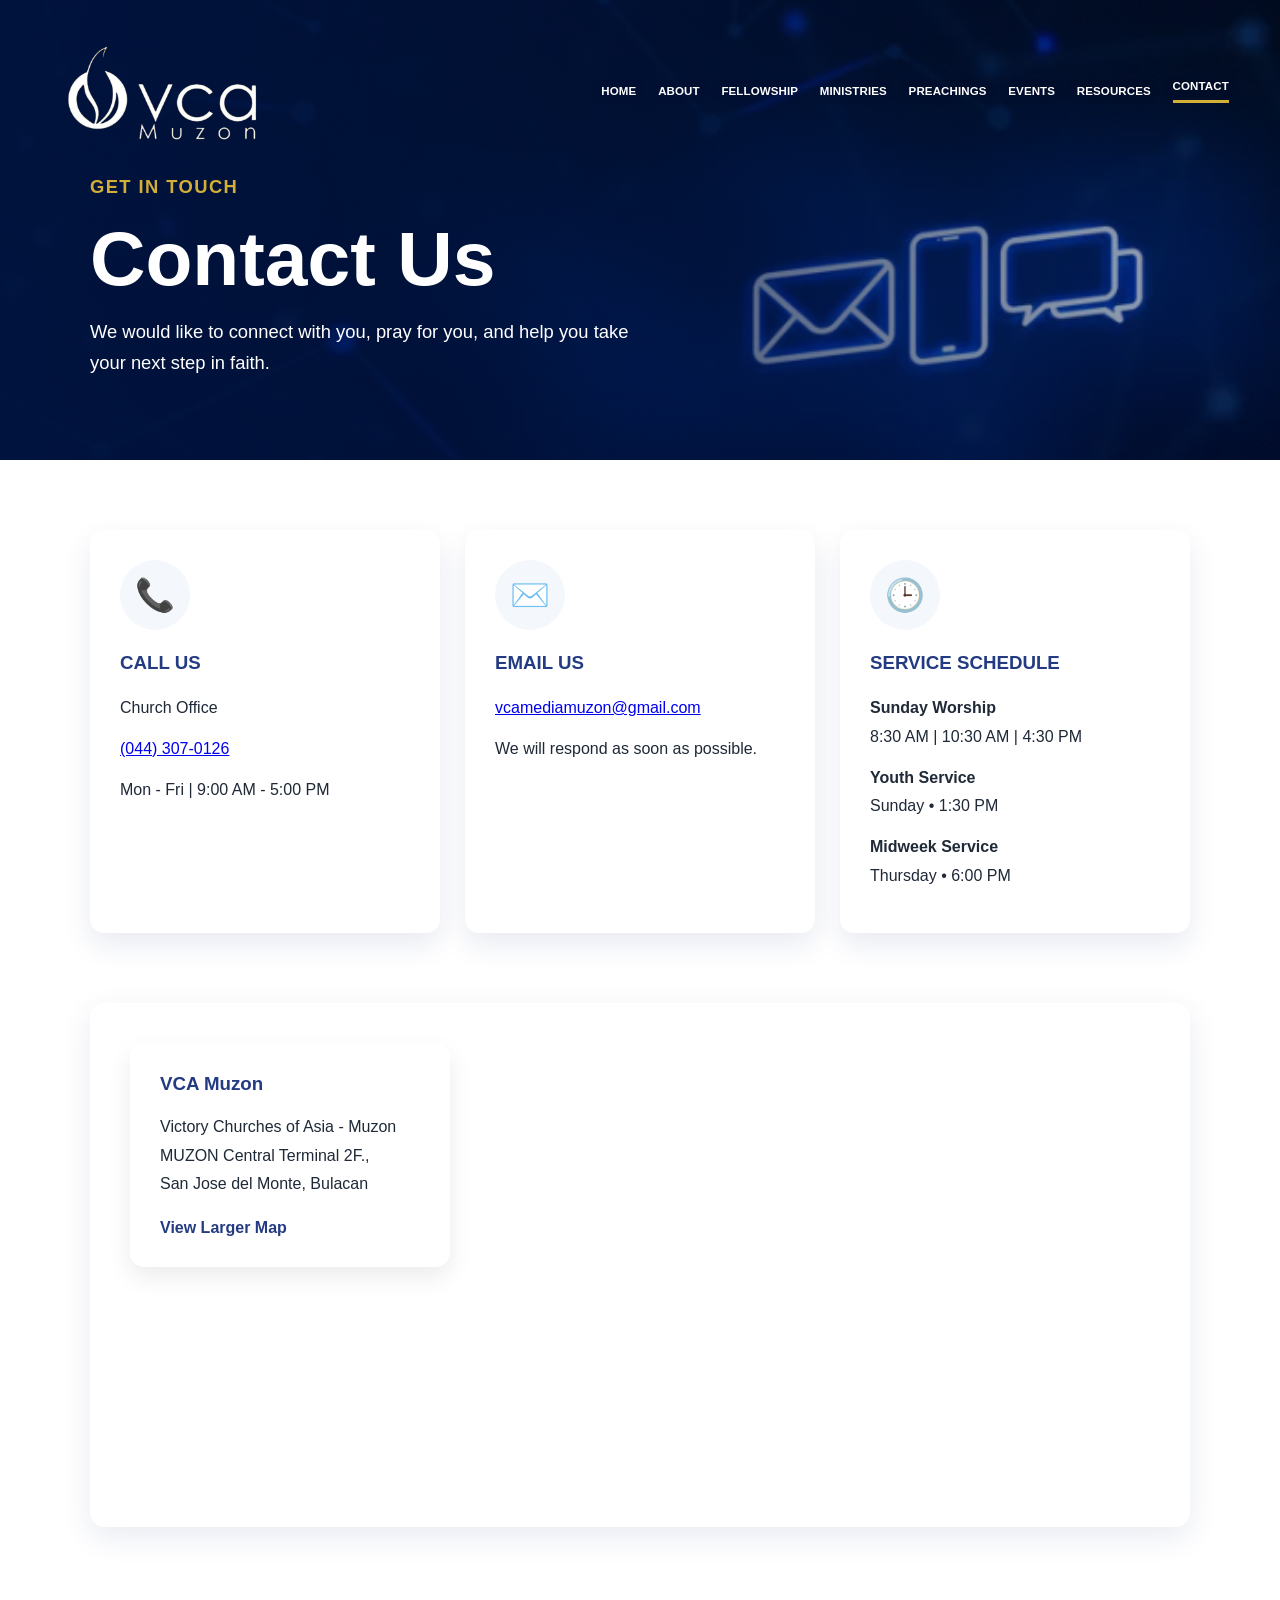
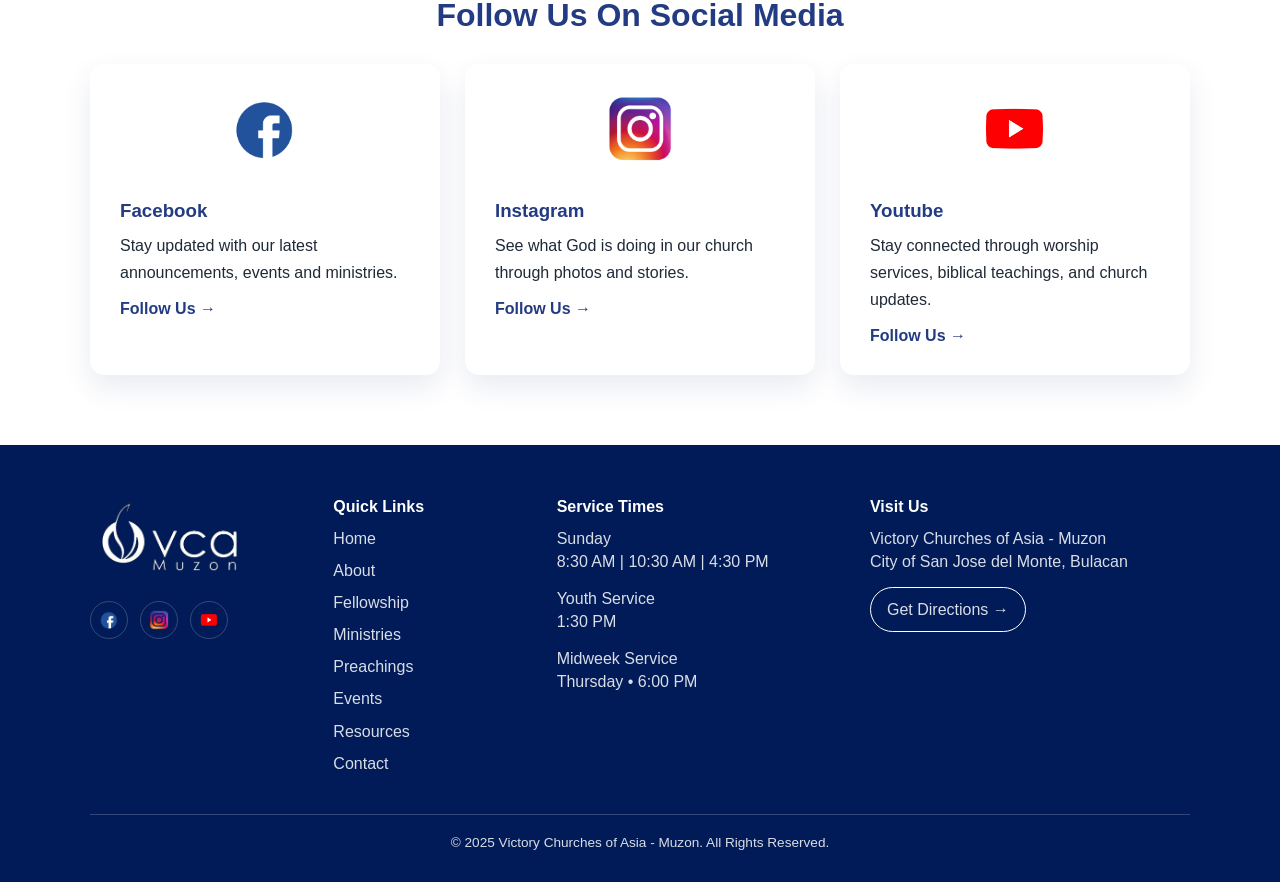
<file: contact.html>
<!DOCTYPE html>
<html lang="en">
<head>
  <meta charset="UTF-8" />
  <meta name="viewport" content="width=device-width, initial-scale=1.0" />
  <title>Contact</title>
  <link rel="stylesheet" href="css/vca_style.css" />
</head>
<body>

    <header class="main-header page-header">
        <div class="header-inner">
            <a href="index.html" class="site-logo">
            <img src="assets/index/VCA_LOGO.png" alt="VCA Muzon Logo">
            </a>

            <nav class="main-nav">
            <a href="index.html">Home</a>
            <a href="about.html">About</a>
            <a href="fellowship.html">Fellowship</a>
            <a href="ministries.html">Ministries</a>
            <a href="preachings.html">Preachings</a>
            <a href="events.html">Events</a>
            <a href="resources.html">Resources</a>
            <a href="contact.html" class="active">Contact</a>
            </nav>
        </div>
    </header> 
    
    <main>

        <!--CONTACT HERO-->
        <section class="contact-hero">
            <div class="contact-hero-content animate-up">
                <p class="contact-label">Get in Touch</p>
                <h1>Contact Us</h1>
                <p>
                    We would like to connect with you, pray for you, and help you take your next step in faith.
                </p>
            </div>
        </section>

        <!--CONTACT CARDS-->
        <section class="contact-card-section animate-up animate-delay-1">
            <div class="contact-cards-grid">
                <div class="contact-card">
                    <div class="contact-icon">📞</div>
                    <h3>Call Us</h3>
                    <p>Church Office</p>
                    <p>
                        <a href="tel:+63443070126">
                            (044) 307-0126
                        </a>
                    </p>
                    <p>Mon - Fri | 9:00 AM - 5:00 PM</p>
                </div>

                <div class="contact-card">
                    <div class="contact-icon">✉️</div>
                    <h3>Email Us</h3>
                    <p>
                        <a href="mailto:vcamediamuzon@gmail.com">
                            vcamediamuzon@gmail.com
                        </a>
                    </p>
                    <p>We will respond as soon as possible.</p>
                </div>

                <div class="contact-card">
                    <div class="contact-icon">🕒</div>
                    <h3>Service Schedule</h3>
                    <p><strong>Sunday Worship</strong><br>8:30 AM | 10:30 AM | 4:30 PM</p>
                    <p><strong>Youth Service</strong><br>Sunday • 1:30 PM</p>
                    <p><strong>Midweek Service</strong><br>Thursday • 6:00 PM</p>
                </div>
            </div>
        </section>

        <!--GOOGLE MAP-->
        <section class="map-section animate-up animate-delay-2">
            <div class="map-card">
                <h3>VCA Muzon</h3>
                <p>
                    Victory Churches of Asia - Muzon<br>
                    MUZON Central Terminal 2F., <br>
                    San Jose del Monte, Bulacan
                </p>

                <a href="https://maps.app.goo.gl/5DGw3uegsDsuNTKA8" 
                target="_blank"
                rel="noopener noreferrer">
                    View Larger Map
                </a>
            </div>

            <div class="map-container">
                <iframe
                    src="https://www.google.com/maps?q=VCA%20Muzon&output=embed"
                    loading="lazy"
                    allowfullscreen
                >
                </iframe>
            </div>
        </section>


        <!--SOCIAL MEDIA-->
        <section class="social-section animate-up">
            <h2 class="center-heading">
                Follow Us On Social Media
            </h2>

            <div class="social-grid">
                <div class="social-card">
                    <div class="social-icon">
                        <img src="assets/contact/fb_logo.png" alt="Facebook">                        
                    </div>
                    <div>
                        <h3>Facebook</h3>
                        <p>
                            Stay updated with our latest announcements, events and ministries.
                        </p>
                        <a 
                            href="https://www.facebook.com/share/1AFXgwuJR1/?mibextid=wwXIfr" target="_blank"
                            rel="noopener noreferrer"
                        >
                            Follow Us →
                        </a>
                    </div>
                </div>

                <div class="social-card">
                    <div class="social-icon">
                        <img src="assets/contact/ig_logo.png" alt="Instagram">
                    </div>
                    <div>
                        <h3>Instagram</h3>
                        <p>
                            See what God is doing in our church
                            through photos and stories.
                        </p>
                        <a 
                            href="https://www.instagram.com/vcamuzonsjdm"
                            target="_blank"
                            rel="noopener noreferrer"
                        >
                            Follow Us →
                        </a>
                    </div>                    
                </div>

                <div class="social-card">
                    <div class="social-icon">
                        <img src="assets/contact/youtube_logo.png" alt="Instagram">
                    </div>
                    <div>
                        <h3>Youtube</h3>
                        <p>
                            Stay connected through worship services,
                            biblical teachings, and church updates.
                        </p>
                        <a 
                            href="https://youtube.com/@vcamuzonsjdm?si=V8PGOhLkiJc1DxVv"
                            target="_blank"
                            rel="noopener noreferrer"
                        >
                            Follow Us →
                        </a>
                    </div>                    
                </div>
            </div>
        </section>
    </main>

    <footer class="site-footer">
        <div class="footer-grid">
            <div>
                <img 
                    src="assets/index/VCA_LOGO.png"
                    alt="VCA Muzon Logo"
                    class="footer-logo"
                >

                <div class="footer-social">
                    <a href="https://www.facebook.com/share/1AFXgwuJR1/?mibextid=wwXIfr"
                        target="_blank"
                        rel="noopener noreferrer"
                        aria-label="Facebook">
                            <img src="assets/contact/fb_logo.png" alt="Facebook">
                    </a>

                    <a href="https://www.instagram.com/vcamuzonsjdm"
                        target="_blank"
                        rel="noopener noreferrer"
                        aria-label="Instagram">
                            <img src="assets/contact/ig_logo.png" alt="Instagram">
                    </a>

                    <a href="https://www.youtube.com/@vcamuzonsjdm"
                        target="_blank"
                        rel="noopener noreferrer"
                        aria-label="YouTube">
                            <img src="assets/contact/youtube_logo.png" alt="YouTube">
                    </a>
                </div>
            </div>

            <div>
                <h4>Quick Links</h4>
                <a href="index.html">Home</a>
                <a href="about.html">About</a>
                <a href="fellowship.html">Fellowship</a>
                <a href="ministries.html">Ministries</a>
                <a href="preachings.html">Preachings</a>
                <a href="events.html">Events</a>                
                <a href="resources.html">Resources</a>
                <a href="contact.html">Contact</a>
            </div>

            <div>
                <h4>Service Times</h4>
                <p>Sunday<br>8:30 AM | 10:30 AM | 4:30 PM</p>
                <p>Youth Service<br>1:30 PM</p>
                <p>Midweek Service<br>Thursday • 6:00 PM</p>
            </div>

            <div>
                <h4>Visit Us</h4>
                <p>Victory Churches of Asia - Muzon<br>City of San Jose del Monte, Bulacan</p>
                <a href="https://maps.google.com/?q=VCA+Muzon" class="footer-btn">Get Directions →</a>
            </div>   
        </div>
            
        <p class="copyright">
        © 2025 Victory Churches of Asia - Muzon. All Rights Reserved.
        </p>        
    </footer>

        <script src="js/vca_js.js"></script>
</body>
</html>
</file>
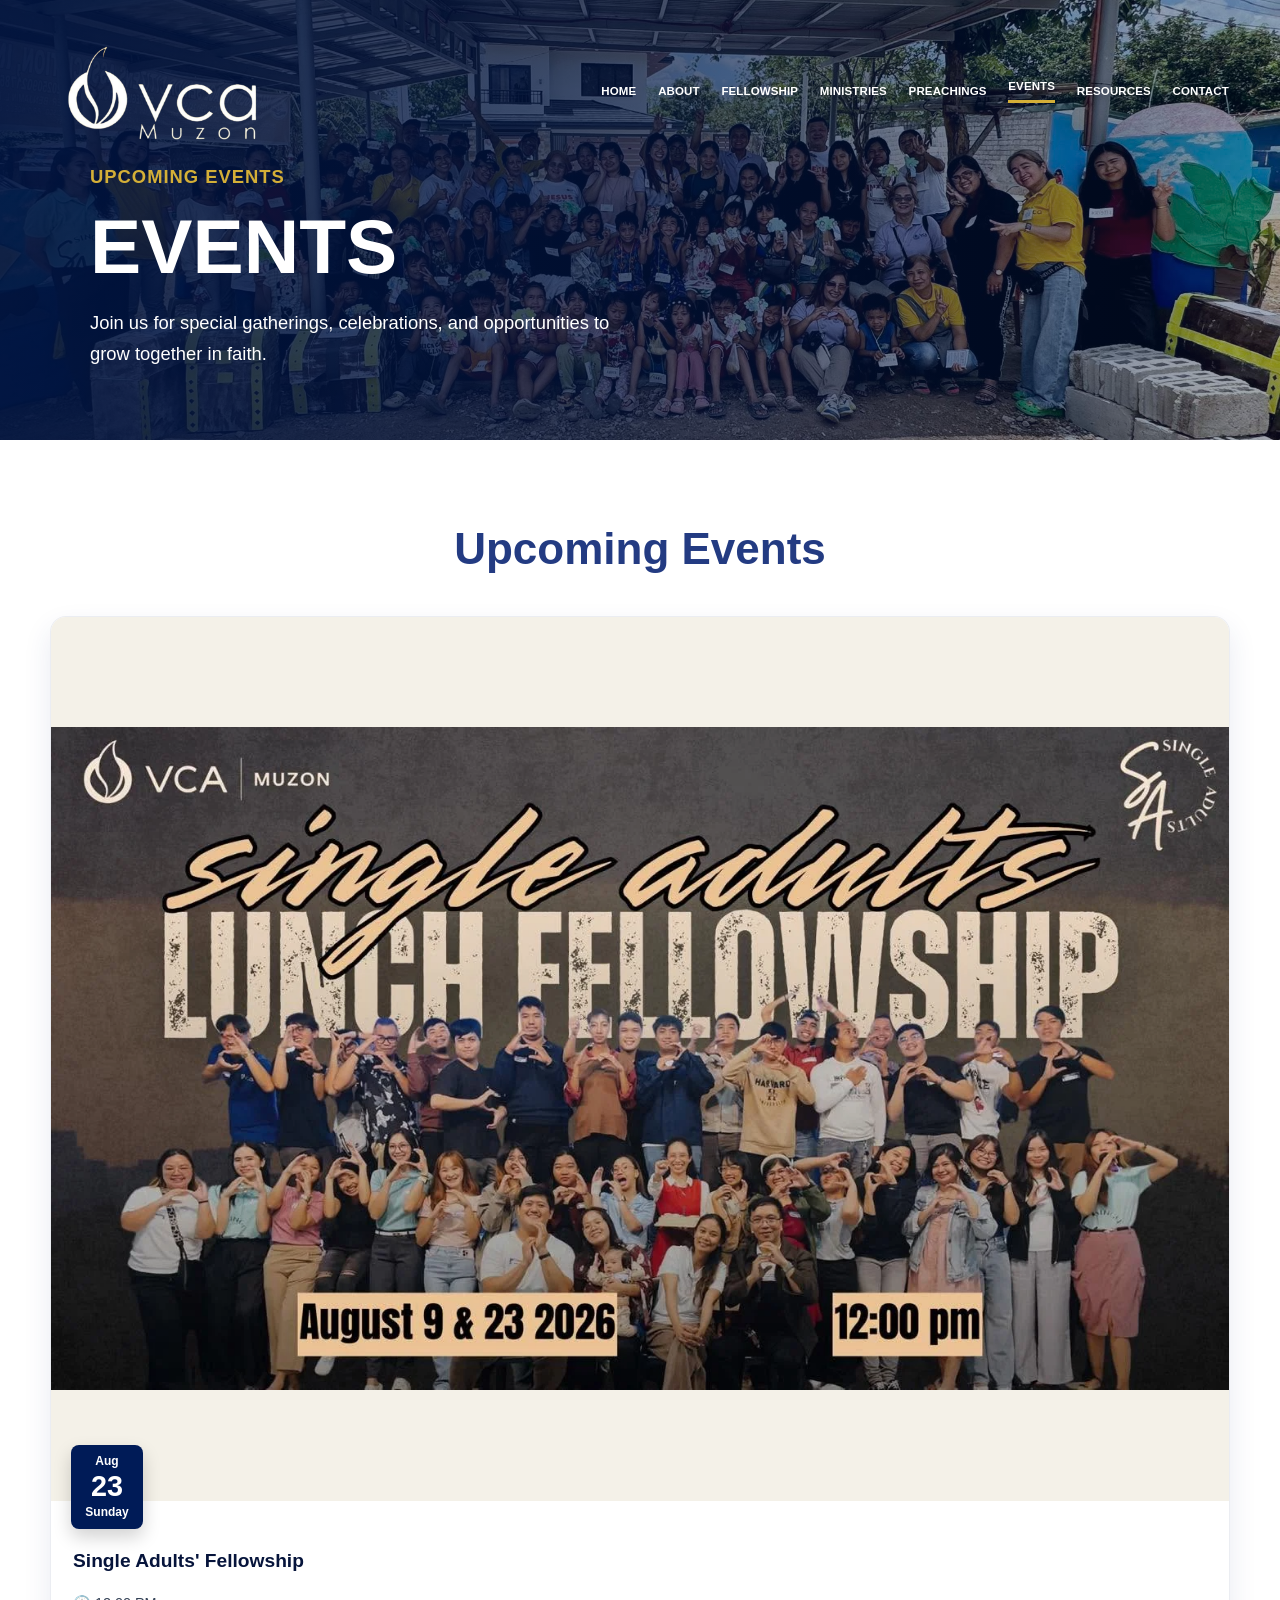
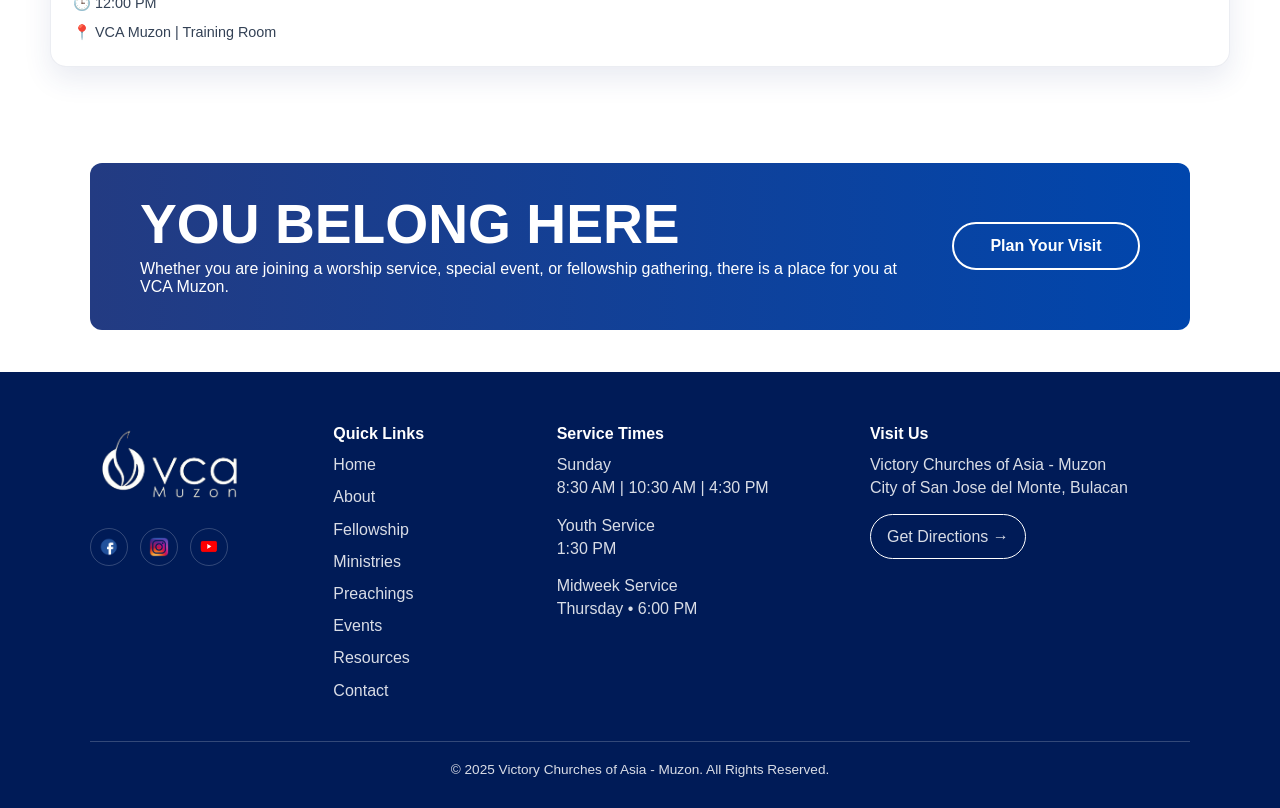
<file: events.html>
<!DOCTYPE html>
<html lang="en">
<head>
  <meta charset="UTF-8" />
  <meta name="viewport" content="width=device-width, initial-scale=1.0" />
  <title>Events</title>
  <link rel="stylesheet" href="css/vca_style.css" />
</head>
<body>

    <header class="main-header page-header">
        <div class="header-inner">
            <a href="index.html" class="site-logo">
                <img src="assets/index/VCA_LOGO.png" alt="VCA Muzon Logo">
            </a>
            <nav class="main-nav">
                <a href="index.html">Home</a>
                <a href="about.html">About</a>
                <a href="fellowship.html">Fellowship</a>
                <a href="ministries.html">Ministries</a>
                <a href="preachings.html">Preachings</a>
                <a href="events.html" class="active">Events</a>
                <a href="resources.html">Resources</a>
                <a href="contact.html">Contact</a>
            </nav>
        </div>
    </header>

    <main>
        <!--EVENTS HERO-->
        <section class="events-hero">
            <div class="events-hero-content animate-up">
                <p class="events-label">Upcoming Events</p>

                <h1>Events</h1>

                <p>
                    Join us for special gatherings, celebrations, and opportunities to grow together in faith.
                </p>
            </div>
        </section>

        <!--UPCOMING EVENTS-->
        <section class="events-section animate-up animate-delay-1">
            <h2 class="center-heading">Upcoming Events</h2>

            <div class="events-grid">
                <div class="event-card">
                    <div class="event-image">
                        <img src="assets/events/single-adults.webp" alt="Single Adults Fellowship">

                        <div class="event-date">
                            <span>Aug</span>
                            <strong>23</strong>
                            <small>Sunday</small>
                        </div>
                    </div>

                    <div class="event-content">
                        <h3>Single Adults' Fellowship</h3>
                    </div>

                    <div class="event-details">
                        <span>🕒 12:00 PM</span>
                        <span>📍 VCA Muzon | Training Room</span>
                    </div>
                </div>


            </div>
        </section>
        
        <!--CTA-->
        <section class="new-here about-cta animate-up animate-delay-2">
            <div>
                <h2>YOU BELONG HERE</h2>
                <p>
                Whether you are joining a worship service, special event,
                or fellowship gathering, there is a place for you at VCA Muzon.
                </p>
            </div>

            <a href="contact.html" class="outline-btn">
                Plan Your Visit
            </a>
        </section>
    </main>

    <footer class="site-footer">
        <div class="footer-grid">
            <div>
                <img 
                    src="assets/index/VCA_LOGO.png"
                    alt="VCA Muzon Logo"
                    class="footer-logo"
                >

                <div class="footer-social">
                    <a href="https://www.facebook.com/share/1AFXgwuJR1/?mibextid=wwXIfr"
                        target="_blank"
                        rel="noopener noreferrer"
                        aria-label="Facebook">
                            <img src="assets/contact/fb_logo.png" alt="Facebook">
                    </a>

                    <a href="https://www.instagram.com/vcamuzonsjdm"
                        target="_blank"
                        rel="noopener noreferrer"
                        aria-label="Instagram">
                            <img src="assets/contact/ig_logo.png" alt="Instagram">
                    </a>

                    <a href="https://www.youtube.com/@vcamuzonsjdm"
                        target="_blank"
                        rel="noopener noreferrer"
                        aria-label="YouTube">
                            <img src="assets/contact/youtube_logo.png" alt="YouTube">
                    </a>
                </div>
            </div>

            <div>
                <h4>Quick Links</h4>
                <a href="index.html">Home</a>
                <a href="about.html">About</a>
                <a href="fellowship.html">Fellowship</a>
                <a href="ministries.html">Ministries</a>
                <a href="preachings.html">Preachings</a>
                <a href="events.html">Events</a>                
                <a href="resources.html">Resources</a>
                <a href="contact.html">Contact</a>
            </div>

            <div>
                <h4>Service Times</h4>
                <p>Sunday<br>8:30 AM | 10:30 AM | 4:30 PM</p>
                <p>Youth Service<br>1:30 PM</p>
                <p>Midweek Service<br>Thursday • 6:00 PM</p>
            </div>

            <div>
                <h4>Visit Us</h4>
                <p>Victory Churches of Asia - Muzon<br>City of San Jose del Monte, Bulacan</p>
                <a href="https://maps.google.com/?q=VCA+Muzon" class="footer-btn">Get Directions →</a>
            </div>   
        </div>
            
        <p class="copyright">
        © 2025 Victory Churches of Asia - Muzon. All Rights Reserved.
        </p>        
    </footer>
    <script src="js/vca_js.js"></script>
</body>
</html>
</file>
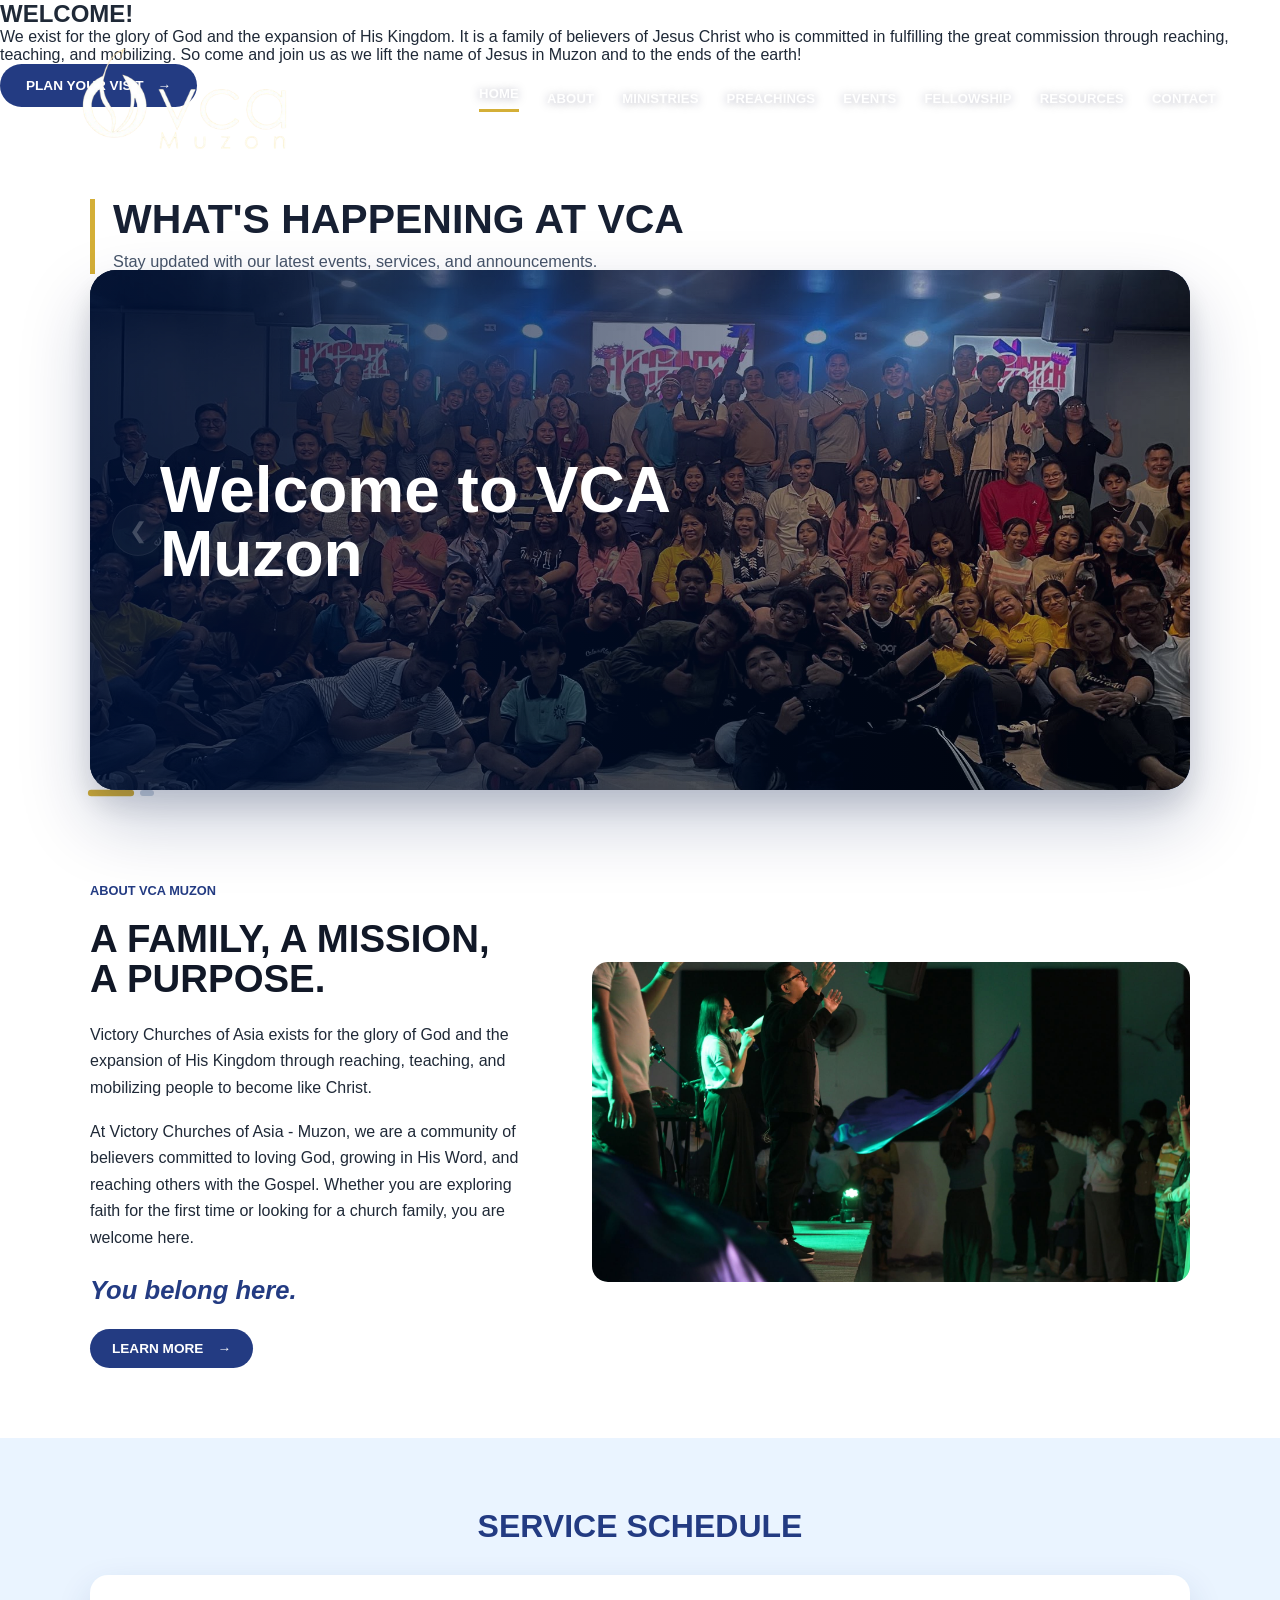
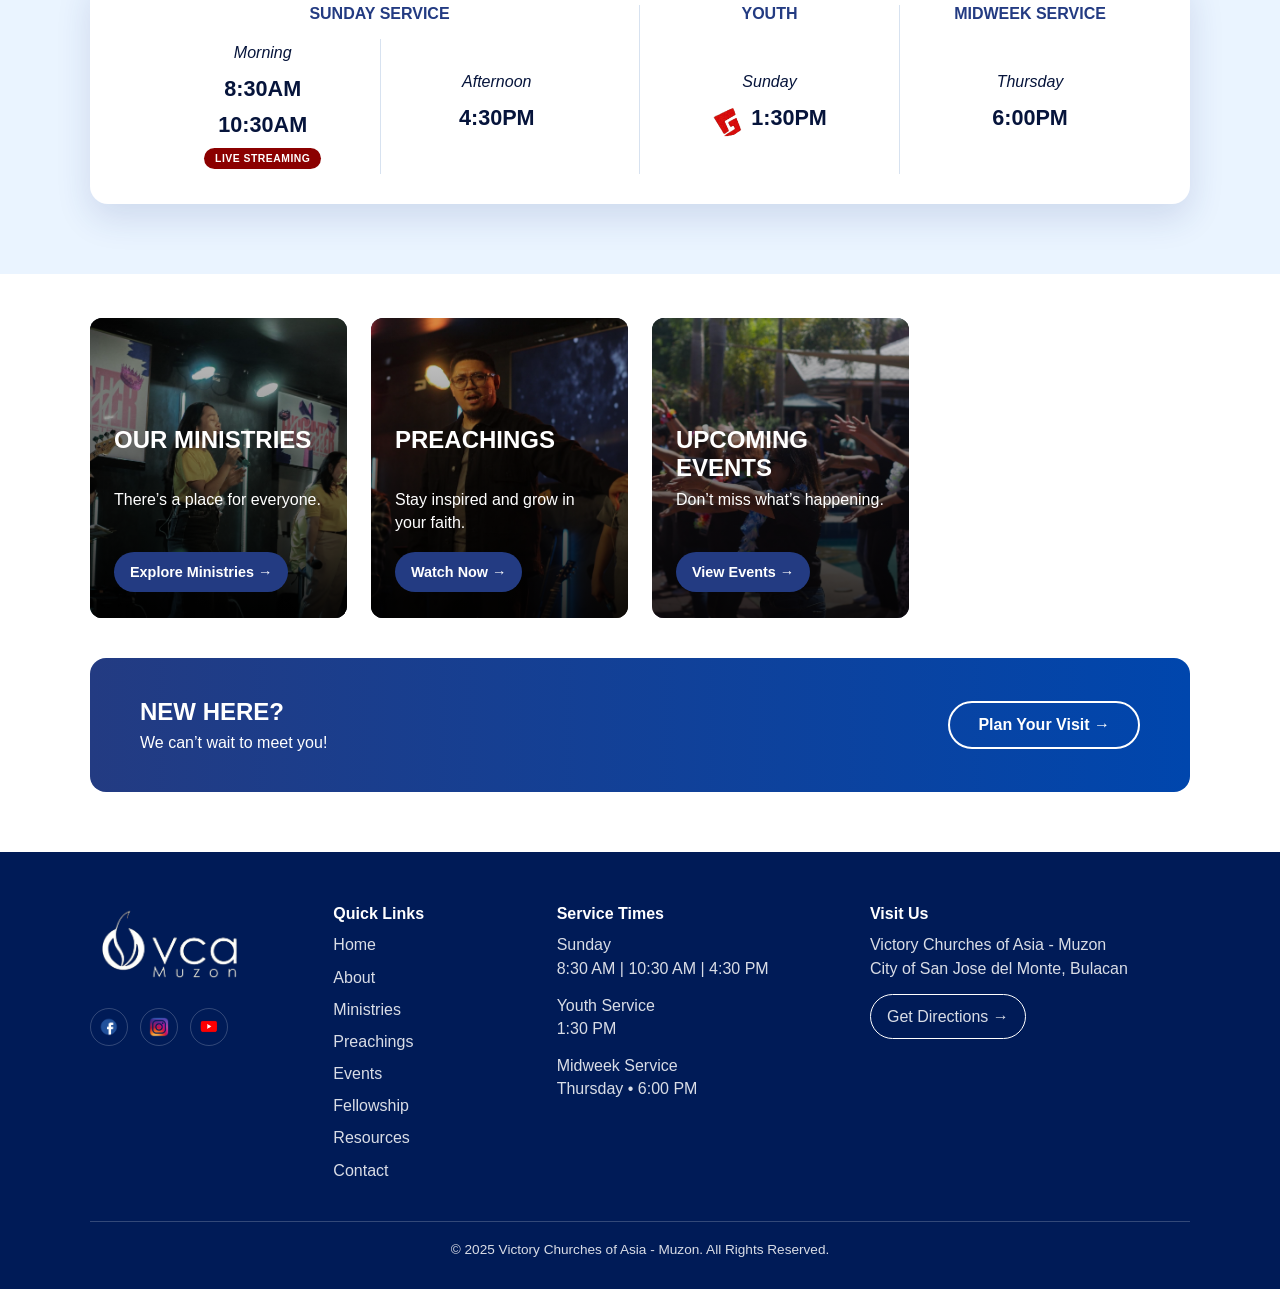
<file: home.html>
<!DOCTYPE html>
<html lang="en">
<head>
  <meta charset="UTF-8" />
  <meta name="viewport" content="width=device-width, initial-scale=1.0" />

  <title>Home | VCA Muzon</title>

  <link rel="stylesheet" href="css/vca_style.css" />
</head>

<body>
    <header class="main-header">
        <div class="header-inner">
            <a href="home.html" class="site-logo">
                <img src="assets/index/VCA_LOGO.png" alt="VCA Muzon Logo">
            </a>

            <nav class="main-nav">
                <a href="home.html" class="active">Home</a>
                <a href="about.html">About</a>
                <a href="ministries.html">Ministries</a>
                <a href="preachings.html">Preachings</a>
                <a href="events.html">Events</a>
                <a href="fellowship.html">Fellowship</a>
                <a href="resources.html">Resources</a>
                <a href="contact.html">Contact</a>
            </nav>

        </div>
    </header>

    <main>
        <!-- HERO -->
        <section class="home-hero animate-up">
            <div class="hero-content">
                <h1>WELCOME!</h1>
                <p>We exist for the glory of God and the expansion of His Kingdom. It is a family of believers of Jesus Christ who is committed in fulfilling the great commission through reaching, teaching, and mobilizing. So come and join us as we lift the name of Jesus in Muzon and to the ends of the earth!</p>
                <a href="contact.html" class="primary-btn">Plan Your Visit<span>→</span></a>
            </div>
        </section>

        <!-- FEATURED ANNOUNCEMENTS -->

        <section class="announcement-section animate-up animate-delay-2">

            <div class="section-title">
                <h2>WHAT'S HAPPENING AT VCA</h2>
                <p>Stay updated with our latest events, services, and announcements.</p>
            </div>
            <div class="announcement-carousel">
                <!-- PREVIOUS BUTTON -->
                <button class="carousel-btn prev-btn">
                    &#10094;
                </button>
                <!-- SLIDE 1 -->
                <div class="announcement-slide active">
                    <img
                        src="assets/home/welcome-image.jpg"
                        alt="Announcement Image"
                        class="announcement-image"
                    >
                    <div class="announcement-content">
                        <h3>Welcome to VCA Muzon</h3>
                        <p>
                                
                        </p>
                    </div>
                </div>

                <!-- SLIDE 2 -->

                <div class="announcement-slide">

                    <img
                        src="assets/home/series.png"
                        alt="Announcement Image"
                        class="announcement-image"
                    >

                    <div class="announcement-content">

                        <h3>Philippians Series</h3>

                        <p>
                            Re-wiring our internal perspective to match the external mission of the Kingdom
                        </p>
                    </div>

                </div>

                <!-- NEXT BUTTON -->

                <button class="carousel-btn next-btn">
                    &#10095;
                </button>

            </div>

            <!-- DOTS -->

            <div class="carousel-dots">
                <span class="dot active"></span>
                <span class="dot"></span>
            </div>

        </section>

        <!--ABOUT-->
        <section class="about-preview animate-up animate-delay-3">
            <div class="about-text">
                <p class="section-label">About VCA Muzon</p>
                <h2>A FAMILY, A MISSION,<br>A PURPOSE.</h2>

                <p>
                    Victory Churches of Asia exists for the glory of God and the expansion of His Kingdom through reaching, teaching, and mobilizing people to
                    become like Christ.
                </p>

                <p>
                    At Victory Churches of Asia - Muzon, we are a community
                    of believers committed to loving God, growing in His Word,
                    and reaching others with the Gospel. Whether you are
                    exploring faith for the first time or looking for a church
                    family, you are welcome here.
                </p>

                <p class="script-text">You belong here.</p>

                <a href="about.html" class="primary-btn small-btn">Learn More <span>→</span></a>                
            </div>

            <div class="about-image">
                <img src="assets/home/home_image_01.jpg" alt="VCA Muzon Service">
            </div>
        </section>

       <!-- SERVICE TIMES -->
        <section class="service-section" id="service-times">
            <h2 class="center-heading">SERVICE SCHEDULE</h2>

            <div class="service-table">

                <div class="service-group sunday-group">
                    <h3>Sunday Service</h3>

                    <div class="service-subgrid">
                        <div class="service-column">
                            <p>Morning</p>
                            <strong>8:30AM</strong>
                            <strong>10:30AM</strong>
                            <span class="live-badge">LIVE STREAMING</span>
                        </div>

                        <div class="service-column">
                            <p>Afternoon</p>
                            <strong>4:30PM</strong>
                        </div>
                    </div>
                </div>

                <div class="service-group">
                    <h3>Youth</h3>

                    <div class="service-column">
                        <p>Sunday</p>

                        <div class="youth-time">
                            <img
                                src="assets/home/youth-logo.png"
                                alt="Victory Youth Logo"
                                class="youth-logo"
                            >
                            <strong>1:30PM</strong>
                        </div>
                    </div>
                </div>

                <div class="service-group">
                    <h3>Midweek Service</h3>

                    <div class="service-column">
                        <p>Thursday</p>
                        <strong>6:00PM</strong>
                    </div>
                </div>

            </div>
        </section>

        <!-- FEATURE CARDS -->
    <section class="feature-section">

        <div class="feature-card">
            <img src="assets/home/church-ministry-home.jpg" alt="VCA ministries">
            <div class="feature-content">
            <h3>Our Ministries</h3>
            <p>There’s a place for everyone.</p>
            <a href="ministries.html">Explore Ministries →</a>
            </div>
        </div>

        <div class="feature-card">
            <img src="assets/home/church-preaching-home.jpg" alt="VCA preaching">
            <div class="feature-content">
            <h3>Preachings</h3>
            <p>Stay inspired and grow in your faith.</p>
            <a href="preachings.html">Watch Now →</a>
            </div>
        </div>

        <div class="feature-card">
            <img src="assets/home/church-events-home.jpg" alt="VCA events">
            <div class="feature-content">
            <h3>Upcoming Events</h3>
            <p>Don’t miss what’s happening.</p>
            <a href="events.html">View Events →</a>
            </div>
        </div>

    </section>

    <!-- NEW HERE -->
    <section class="new-here">
        <div>
                <h2>NEW HERE?</h2>
                <p>We can’t wait to meet you!</p>
        </div>

        <a href="contact.html" class="outline-btn">Plan Your Visit →</a>
    </section>
    </main>

    <footer class="site-footer">
        <div class="footer-grid">
            <div>
                <img 
                    src="assets/index/VCA_LOGO.png"
                    alt="VCA Muzon Logo"
                    class="footer-logo"
                >

                <div class="footer-social">
                    <a href="https://www.facebook.com/share/1AFXgwuJR1/?mibextid=wwXIfr"
                        target="_blank"
                        rel="noopener noreferrer"
                        aria-label="Facebook">
                            <img src="assets/contact/fb_logo.png" alt="Facebook">
                    </a>

                    <a href="https://www.instagram.com/vcamuzonsjdm"
                        target="_blank"
                        rel="noopener noreferrer"
                        aria-label="Instagram">
                            <img src="assets/contact/ig_logo.png" alt="Instagram">
                    </a>

                    <a href="https://www.youtube.com/@vcamuzonsjdm"
                        target="_blank"
                        rel="noopener noreferrer"
                        aria-label="YouTube">
                            <img src="assets/contact/youtube_logo.png" alt="YouTube">
                    </a>
                </div>
            </div>

            <div>
                <h4>Quick Links</h4>
                <a href="home.html">Home</a>
                <a href="about.html">About</a>
                <a href="ministries.html">Ministries</a>
                <a href="preachings.html">Preachings</a>
                <a href="events.html">Events</a>
                <a href="fellowship.html">Fellowship</a>
                <a href="resources.html">Resources</a>
                <a href="contact.html">Contact</a>
            </div>

            <div>
                <h4>Service Times</h4>
                <p>Sunday<br>8:30 AM | 10:30 AM | 4:30 PM</p>
                <p>Youth Service<br>1:30 PM</p>
                <p>Midweek Service<br>Thursday • 6:00 PM</p>
            </div>

            <div>
                <h4>Visit Us</h4>
                <p>Victory Churches of Asia - Muzon<br>City of San Jose del Monte, Bulacan</p>
                <a href="https://maps.google.com/?q=VCA+Muzon" class="footer-btn">Get Directions →</a>
            </div>   
        </div>
            
        <p class="copyright">
        © 2025 Victory Churches of Asia - Muzon. All Rights Reserved.
        </p>        
    </footer>
    <script src="js/vca_js.js"></script>
</body>
</html>
</file>
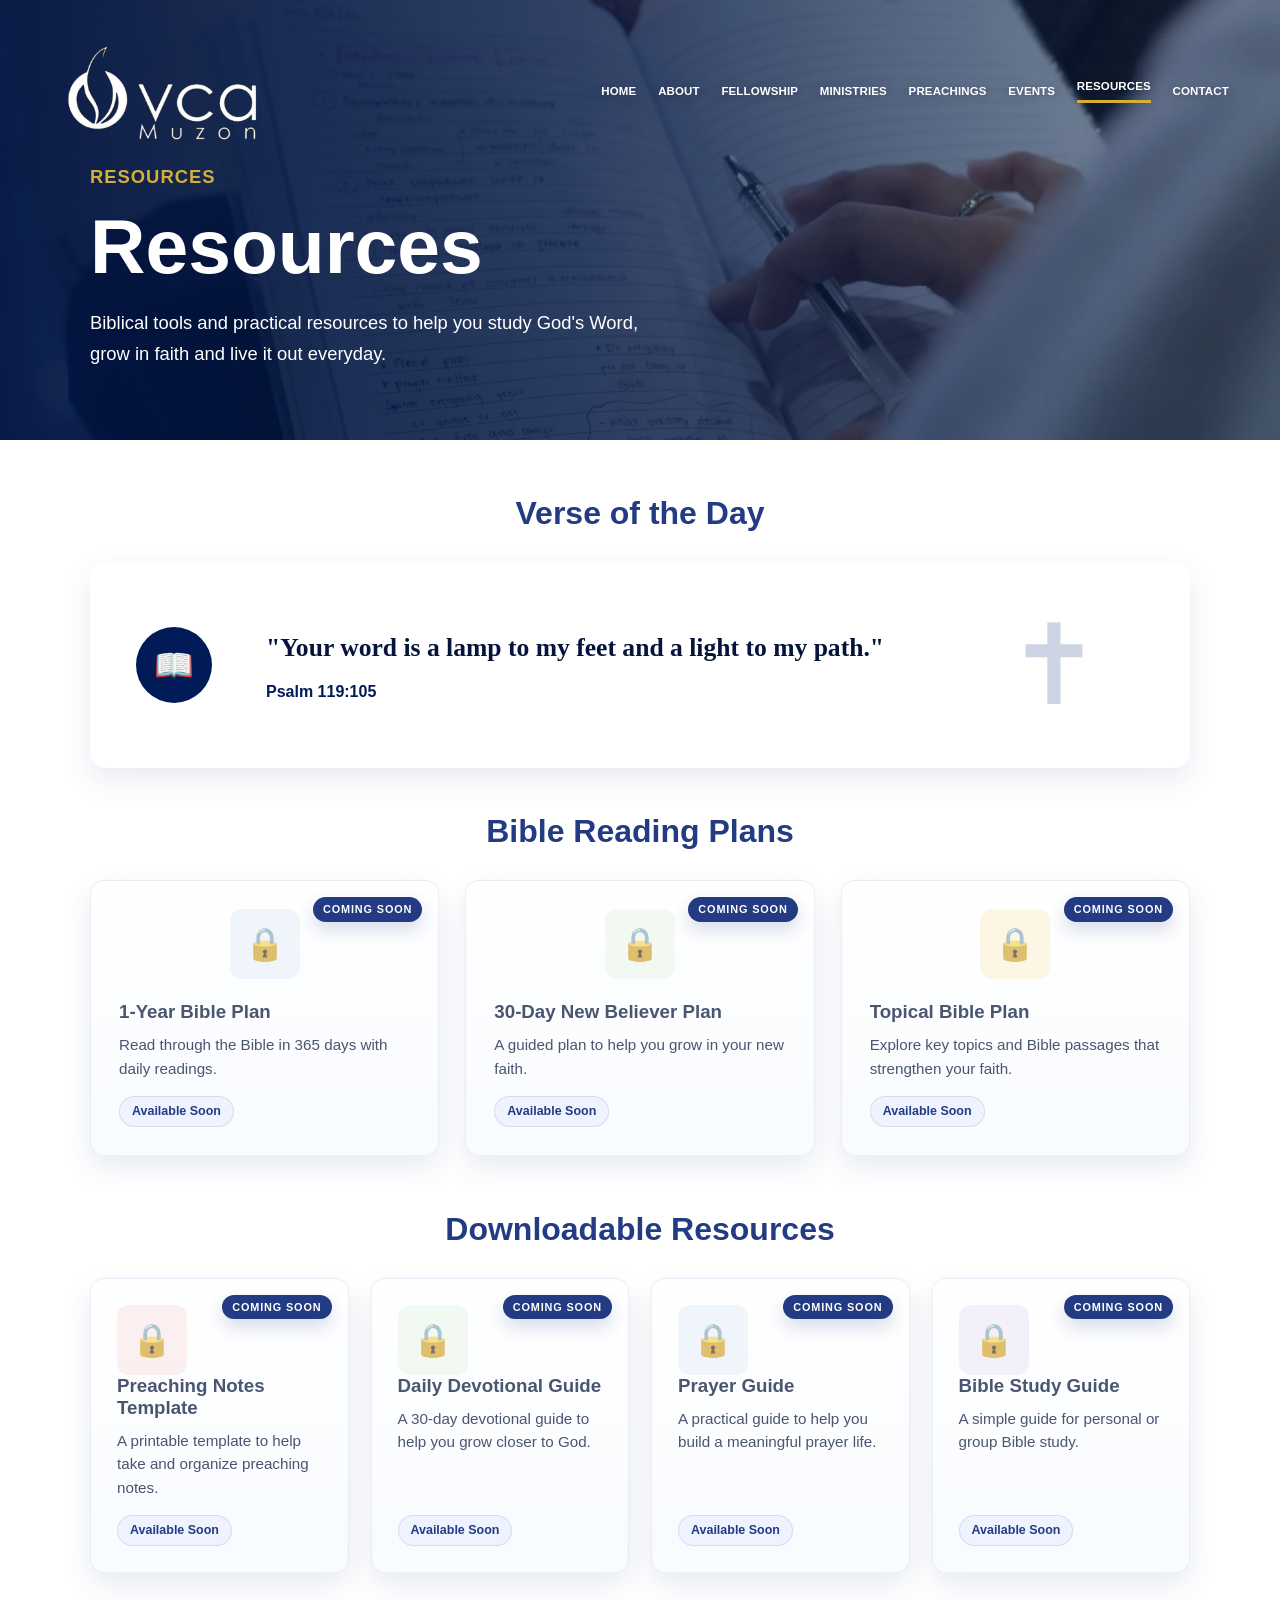
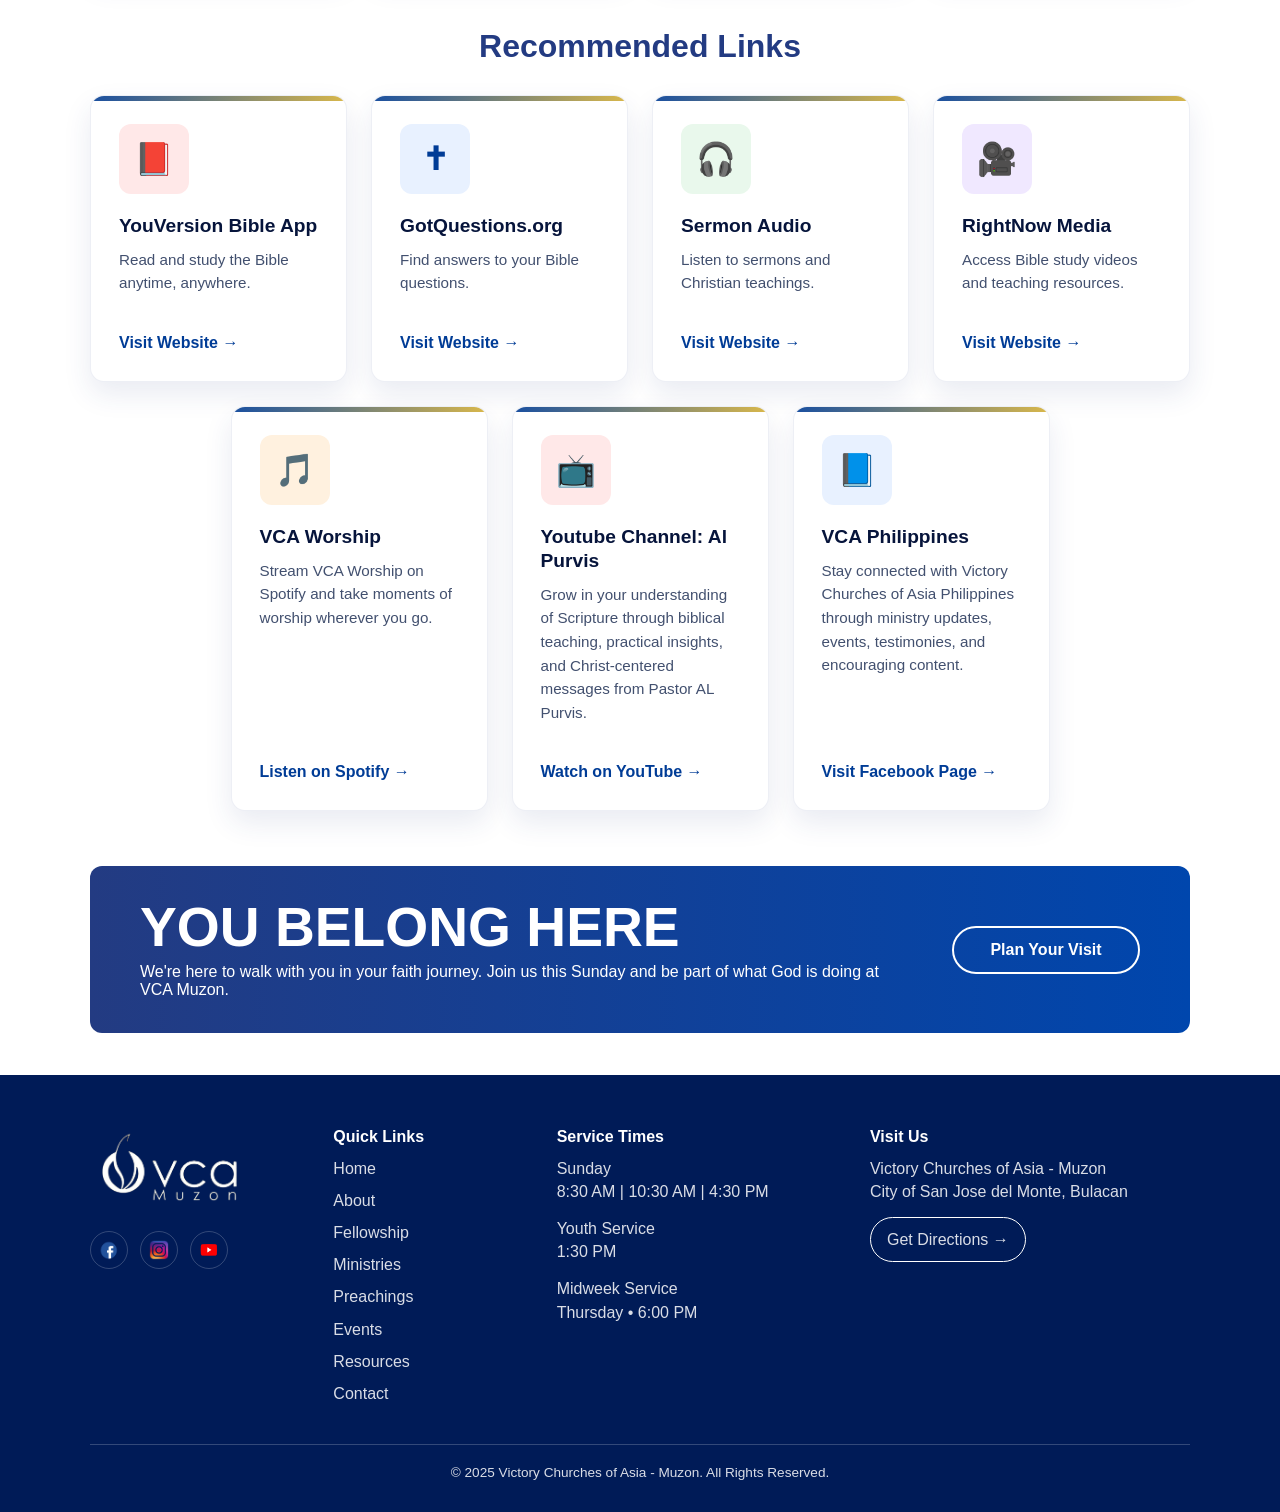
<file: resources.html>
<!DOCTYPE html>
<html lang="en">
<head>
  <meta charset="UTF-8" />
  <meta name="viewport" content="width=device-width, initial-scale=1.0" />
  <title>Resources</title>
  <link rel="stylesheet" href="css/vca_style.css" />
</head>
<body> 
    
    <header class="main-header page-header">
        <div class="header-inner">
            <a href="index.html" class="site-logo">
            <img src="assets/index/VCA_LOGO.png" alt="VCA Muzon Logo">
            </a>

            <nav class="main-nav">
            <a href="index.html">Home</a>
            <a href="about.html">About</a>
            <a href="fellowship.html">Fellowship</a>
            <a href="ministries.html">Ministries</a>
            <a href="preachings.html">Preachings</a>
            <a href="events.html">Events</a>
            <a href="resources.html" class="active">Resources</a>
            <a href="contact.html">Contact</a>
            </nav>
        </div>
    </header>

    <main>

        <!--RESOURCES HERO-->
        <section class="resources-hero">
            <div class="resources-hero-content animate-up">
                <p class="resources-label">Resources</p>
                <h1>Resources</h1>
                <p>
                    Biblical tools and practical resources to help you study God's Word, grow in faith and live it out everyday.
                </p>
            </div>
        </section>

        <!--VERSE OF THE DAY-->
        <section class="daily-verse-section animate-up animate-delay-1">
            <h2 class="center-heading">Verse of the Day</h2>

            <div class="daily-verse-card">
                <div class="verse-card-icon">📖</div>

                <div class="daily-verse-text">
                    <h3 id="dailyVerseText">
                        "Trust on the Lord with all your heart and lean not on your own understanding"
                    </h3>

                    <p id="dailyVerseRef">
                        Proverbs 3:5-6
                    </p>
                </div>

                <div class="verse-watermark">✝</div>
            </div>
        </section>

        <!--BIBLE READING PLANS-->
        <section class="resource-section animate-up animate-delay-2">
            <h2 class="center-heading">Bible Reading Plans</h2>

            <div class="resource-plan-grid">
                <div class="resource-plan-card disabled-card">
                    <div class="resource-icon blue">🔒</div>
                    <div>
                        <h3>1-Year Bible Plan</h3>
                        <p>Read through the Bible in 365 days with daily readings.</p>
                        <span class="disabled-link">Available Soon</span>
                    </div>
                </div>

                <div class="resource-plan-card disabled-card">
                    <div class="resource-icon green">🔒</div>
                    <div>
                        <h3>30-Day New Believer Plan</h3>
                        <p>A guided plan to help you grow in your new faith.</p>
                        <span class="disabled-link">Available Soon</span>
                    </div>
                </div>

                <div class="resource-plan-card disabled-card">
                    <div class="resource-icon gold">🔒</div>
                    <div>
                        <h3>Topical Bible Plan</h3>
                        <p>Explore key topics and Bible passages that strengthen your faith.</p>
                        <span class="disabled-link">Available Soon</span>
                    </div>
                </div>
            </div>
        </section>

        <!--DOWNLOADABLE RESOURCES-->
        <section class="resource-section animate-up animate-delay-3">
            <h2 class="center-heading">Downloadable Resources</h2>

            <div class="download-grid">
                <div class="download-card disabled-card">
                    <div class="pdf-icon red">🔒</div>
                    <h3>Preaching Notes Template</h3>
                    <p>A printable template to help take and organize preaching notes.</p>
                    <span class="disabled-link">Available Soon</span>
                </div>

                <div class="download-card disabled-card">
                    <div class="pdf-icon green">🔒</div>
                    <h3>Daily Devotional Guide</h3>
                    <p>A 30-day devotional guide to help you grow closer to God.</p>
                    <span class="disabled-link">Available Soon</span>
                </div>

                <div class="download-card disabled-card">
                    <div class="pdf-icon blue">🔒</div>
                    <h3>Prayer Guide</h3>
                    <p>A practical guide to help you build a meaningful prayer life.</p>
                    <span class="disabled-link">Available Soon</span>
                </div>

                <div class="download-card disabled-card">
                    <div class="pdf-icon purple">🔒</div>
                    <h3>Bible Study Guide</h3>
                    <p>A simple guide for personal or group Bible study.</p>
                    <span class="disabled-link">Available Soon</span>
                </div>
            </div>
        </section>

        <!--RECOMMENDED LINKS-->
        <section class="resource-section animate-up">
            <h2 class="center-heading">Recommended Links</h2>

            <div class="link-grid">
                <div class="link-card">
                    <div class="link-icon red">📕</div>
                    <h3>YouVersion Bible App</h3>
                    <p>Read and study the Bible anytime, anywhere.</p>
                    <a href="https://www.youversion.com/the-bible-app/" target="_blank" rel="noopener noreferrer">
                        Visit Website →
                    </a>
                </div>

                <div class="link-card">
                    <div class="link-icon blue">✝</div>
                    <h3>GotQuestions.org</h3>
                    <p>Find answers to your Bible questions.</p>
                    <a href="https://www.gotquestions.org/" target="_blank" rel="noopener noreferrer">
                    Visit Website →
                    </a>
                </div>

                <div class="link-card">
                    <div class="link-icon green">🎧</div>
                    <h3>Sermon Audio</h3>
                    <p>Listen to sermons and Christian teachings.</p>
                    <a href="https://www.sermonaudio.com/" target="_blank" rel="noopener noreferrer">
                    Visit Website →
                    </a>
                </div>

                <div class="link-card">
                    <div class="link-icon purple">🎥</div>
                    <h3>RightNow Media</h3>
                    <p>Access Bible study videos and teaching resources.</p>
                    <a href="https://www.rightnowmedia.org/" target="_blank" rel="noopener noreferrer">
                    Visit Website →
                    </a>
                </div>             
                
                <div class="link-card">
                    <div class="link-icon orange">🎵</div>
                    <h3>VCA Worship</h3>
                    <p>Stream VCA Worship on Spotify and take moments of worship wherever you go.</p>
                    <a href="https://open.spotify.com/artist/6m7Un3kWG7CSrjEs0wdOay?si=9cYavXA9RqSFhkBjaXRbNw" target="_blank" rel="noopener noreferrer">
                    Listen on Spotify →
                    </a>
                </div>

                <div class="link-card">
                    <div class="link-icon red">📺</div>
                    <h3>Youtube Channel: Al Purvis</h3>
                    <p>
                        Grow in your understanding of Scripture through biblical teaching, practical insights, and Christ-centered messages from Pastor AL Purvis.
                    </p>

                    <a href="https://www.youtube.com/@ajpurvis"
                    target="_blank"
                    rel="noopener noreferrer">
                        Watch on YouTube →
                    </a>
                </div>

                <div class="link-card">
                    <div class="link-icon blue">📘</div>
                    <h3>VCA Philippines</h3>
                    <p>
                        Stay connected with Victory Churches of Asia Philippines through ministry updates, events, testimonies, and encouraging content.
                    </p>

                    <a href="https://www.facebook.com/VCAPhilippines"
                    target="_blank"
                    rel="noopener noreferrer">
                        Visit Facebook Page →
                    </a>
                </div>
            </div>
        </section>

        <!-- CTA -->
        <section class="new-here about-cta animate-up">
        <div>
            <h2>YOU BELONG HERE</h2>
            <p>
            We're here to walk with you in your faith journey.
            Join us this Sunday and be part of what God is doing at VCA Muzon.
            </p>
        </div>

        <a href="contact.html" class="outline-btn">
            Plan Your Visit
        </a>
        </section>

    <footer class="site-footer">
        <div class="footer-grid">
            <div>
                <img 
                    src="assets/index/VCA_LOGO.png"
                    alt="VCA Muzon Logo"
                    class="footer-logo"
                >

                <div class="footer-social">
                    <a href="https://www.facebook.com/share/1AFXgwuJR1/?mibextid=wwXIfr"
                        target="_blank"
                        rel="noopener noreferrer"
                        aria-label="Facebook">
                            <img src="assets/contact/fb_logo.png" alt="Facebook">
                    </a>

                    <a href="https://www.instagram.com/vcamuzonsjdm"
                        target="_blank"
                        rel="noopener noreferrer"
                        aria-label="Instagram">
                            <img src="assets/contact/ig_logo.png" alt="Instagram">
                    </a>

                    <a href="https://www.youtube.com/@vcamuzonsjdm"
                        target="_blank"
                        rel="noopener noreferrer"
                        aria-label="YouTube">
                            <img src="assets/contact/youtube_logo.png" alt="YouTube">
                    </a>
                </div>
            </div>

            <div>
                <h4>Quick Links</h4>
                <a href="index.html">Home</a>
                <a href="about.html">About</a>
                <a href="fellowship.html">Fellowship</a>
                <a href="ministries.html">Ministries</a>
                <a href="preachings.html">Preachings</a>
                <a href="events.html">Events</a>                
                <a href="resources.html">Resources</a>
                <a href="contact.html">Contact</a>
            </div>

            <div>
                <h4>Service Times</h4>
                <p>Sunday<br>8:30 AM | 10:30 AM | 4:30 PM</p>
                <p>Youth Service<br>1:30 PM</p>
                <p>Midweek Service<br>Thursday • 6:00 PM</p>
            </div>

            <div>
                <h4>Visit Us</h4>
                <p>Victory Churches of Asia - Muzon<br>City of San Jose del Monte, Bulacan</p>
                <a href="https://maps.google.com/?q=VCA+Muzon" class="footer-btn">Get Directions →</a>
            </div>   
        </div>
            
        <p class="copyright">
        © 2025 Victory Churches of Asia - Muzon. All Rights Reserved.
        </p>        
    </footer>

            <script src="js/vca_js.js"></script>

    </main>
</body>
</html>
</file>
<file: css/vca_style.css>
/* ================================
   VCA WEBSITE GLOBAL STYLES
================================ */

:root {
  --vca-blue: #233b82;
  --vca-navy: #001b57;
  --vca-navy-dark: #06143b;
  --vca-light-blue: #98c2ec;
  --white: #ffffff;
  --black: #000000;
  --text-dark: #1f2937;
  --text-body: #334155;
  --text-muted: #64748b;
  --surface-soft: #f8fbff;
  --gold: #d4af37;
}

* {
  margin: 0;
  padding: 0;
  box-sizing: border-box;
}

[hidden] {
  display: none !important;
}

html {
  scroll-behavior: smooth;
}

body {
  font-family: "Inter", "Segoe UI", Roboto, Arial, sans-serif;
  background: var(--white);
  color: var(--text-dark);
}


/* ================================
   HOME PAGE REDESIGN
================================ */

.main-header {
  position: absolute;
  top: 0;
  width: 100%;
  z-index: 10;
  padding: 26px 0;
}

.header-inner {
  width: min(1180px, 90%);
  margin: 0 auto;
  display: flex;
  align-items: center;
  justify-content: space-between;
}

.site-logo img {
  width: 250px;
}

.main-nav {
  display: flex;
  align-items: center;
  gap: clamp(18px, 2.2vw, 28px);
}

.main-nav a {
  color: var(--white);
  text-decoration: none;
  text-transform: uppercase;
  font-size: 0.82rem;
  font-weight: 800;
  letter-spacing: 0.01em;
  text-shadow: 0 1px 10px rgba(0, 20, 65, 0.35);
}

.main-nav .active {
  border-bottom: 3px solid var(--gold);
  padding-bottom: 8px;
}

.nav-btn {
  color: var(--white);
  text-decoration: none;
  text-transform: uppercase;
  font-size: 0.8rem;
  font-weight: 800;
  border: 2px solid var(--white);
  border-radius: 999px;
  padding: 12px 22px;
  white-space: nowrap;
}

/* HERO */

.home-header{
    padding-top:32px;
}

.home-header .header-inner{
    width:min(1180px,90%);
    justify-content:flex-end;
}

.home-hero {
  position: relative;
}

/* BUTTONS */

.primary-btn {
  display: inline-flex;
  align-items: center;
  gap: 14px;
  background: var(--vca-blue);
  color: var(--white);
  text-decoration: none;
  font-weight: 900;
  padding: 14px 26px;
  border-radius: 999px;
  text-transform: uppercase;
  font-size: .85rem;
}

.small-btn {
  padding: 12px 22px;
}

.outline-btn {
    flex-shrink: 0;

    color: var(--white);
    border: 2px solid var(--white);
    border-radius: 999px;
    padding: 13px 28px;
    text-decoration: none;
    font-weight: 900;

    display: inline-flex;
    align-items: center;
    justify-content: center;
}

/* =========================================================
   HOMEPAGE HERO — CONTINUOUS VIDEO BACKGROUND
   Replace the existing homepage hero image/video/content/
   scroll-indicator CSS and its conflicting responsive rules.
========================================================= */

/* HERO VIEWPORT */

.home-hero.landing-style-hero {
  position: relative;
  isolation: isolate;
  display: block;

  width: 100%;
  height: 100vh;
  height: 100svh;
  height: 100dvh;

  min-height: 100vh;
  min-height: 100svh;
  min-height: 100dvh;

  max-height: 100vh;
  max-height: 100svh;
  max-height: 100dvh;

  padding: 0;
  overflow: hidden;
  background: #001b57;
}


/* =========================================================
   FALLBACK / POSTER IMAGE
   Remains underneath the video presentation at all times.
========================================================= */

.home-hero.landing-style-hero .landing-hero-image {
  position: absolute;
  inset: 0;
  z-index: -4;

  display: block;
  width: 100%;
  height: 100%;

  object-fit: cover;
  object-position: center 60%;

  opacity: 1;
  background: #001b57;

  pointer-events: none;
}


/* =========================================================
   HERO VIDEO LAYERS
   All clips occupy the same area and crossfade by opacity.
========================================================= */

.home-hero.landing-style-hero .hero-video-container {
  position: absolute;
  inset: 0;
  z-index: -3;

  display: block;
  width: 100%;
  height: 100%;

  overflow: hidden;
  opacity: 1;
  background: transparent;

  pointer-events: none;
}

.home-hero.landing-style-hero .hero-video {
  position: absolute;
  inset: -1px;

  z-index: 1;

  display: block;
  width: calc(100% + 2px);
  height: calc(100% + 2px);

  border: 0;
  object-fit: cover;
  object-position: center center;

  opacity: 0;
  background: transparent;

  filter:
    brightness(0.74)
    saturate(0.82)
    hue-rotate(6deg);

  transform: translateZ(0);
  backface-visibility: hidden;
  will-change: opacity;

  transition: opacity 1.1s ease-in-out;
}

.home-hero.landing-style-hero .hero-video.active-video {
  z-index: 2;
  opacity: 1;
}


/* =========================================================
   VIDEO TINT
   Sits above the videos but beneath the main hero overlay.
========================================================= */

.home-hero.landing-style-hero .hero-video-container::after {
  content: "";
  position: absolute;
  inset: 0;
  z-index: 3;

  background: rgba(0, 27, 87, 0.22);
  pointer-events: none;
}


/* =========================================================
   MAIN READABILITY OVERLAY
========================================================= */

.home-hero.landing-style-hero .landing-overlay {
  position: absolute;
  inset: 0;
  z-index: -1;

  background:
    linear-gradient(
      to right,
      rgba(0, 20, 65, 0.94) 0%,
      rgba(0, 20, 65, 0.84) 30%,
      rgba(0, 20, 65, 0.58) 60%,
      rgba(0, 20, 65, 0.38) 100%
    );

  pointer-events: none;
}


/* =========================================================
   HERO CONTENT
   Height is constrained to the hero viewport.
========================================================= */

.home-hero.landing-style-hero .landing-content {
  position: relative;
  z-index: 2;

  display: flex;
  flex-direction: column;
  align-items: flex-start;
  justify-content: flex-start;
  gap: clamp(36px, 5vh, 54px);

  box-sizing: border-box;

  width: min(620px, 76vw);
  height: 100%;
  min-height: 0;
  max-height: 100%;

  margin-left: 12%;

  padding-top: clamp(108px, 14vh, 150px);
  padding-bottom: clamp(118px, 16vh, 150px);
}

.home-hero.landing-style-hero .landing-logo {
  display: block;

  width: clamp(330px, 31vw, 520px);
  height: auto;

  margin-bottom: 0;
}

.home-hero.landing-style-hero .landing-title {
  width: clamp(560px, 38vw, 660px);
  margin-bottom: 0;
}

.home-hero.landing-style-hero .landing-title-image {
  display: block;

  width: 100%;
  height: auto;

  margin-top: 0;

  transform: none;
}

@media (min-width: 1181px) {
  .home-hero.landing-style-hero .landing-title {
    margin-top: clamp(130px, 16vh, 150px);
  }

  .home-hero.landing-style-hero .landing-title-image {
    transform: translateY(50px);
  }
}

.home-hero.landing-style-hero .landing-content .primary-btn {
  position: relative;

  display: inline-flex;
  align-items: center;
  justify-content: center;
  gap: 14px;

  width: fit-content;
  min-width: 218px;
  min-height: 58px;

  margin-top: 0;
  padding: 16px 22px 16px 28px;

  border: 1px solid rgba(255, 255, 255, 0.68);
  border-radius: 10px;

  background:
    linear-gradient(
      135deg,
      #3159c8 0%,
      var(--vca-blue) 58%,
      #16317f 100%
    );

  color: var(--white);

  font-size: 0.9rem;
  font-weight: 900;
  letter-spacing: 0.075em;
  text-decoration: none;
  text-transform: uppercase;

  box-shadow:
    0 14px 30px rgba(0, 10, 45, 0.34),
    inset 0 1px 0 rgba(255, 255, 255, 0.2);

  overflow: hidden;

  animation: heroButtonPulse 4s ease-in-out infinite;

  transition:
    transform 0.3s ease,
    background 0.3s ease,
    border-color 0.3s ease,
    box-shadow 0.3s ease;
}

.home-hero.landing-style-hero .landing-content .primary-btn:hover,
.home-hero.landing-style-hero .landing-content .primary-btn:focus-visible {
  transform: translateY(-3px);

  border-color: rgba(212, 175, 55, 0.95);

  background:
    linear-gradient(
      135deg,
      #3f68d8 0%,
      #294eaf 58%,
      #1b398d 100%
    );

  box-shadow:
    0 18px 38px rgba(0, 10, 45, 0.42),
    0 0 0 4px rgba(212, 175, 55, 0.12),
    inset 0 1px 0 rgba(255, 255, 255, 0.24);
}

.home-hero.landing-style-hero .landing-content .primary-btn:active {
  transform: translateY(-1px) scale(0.99);
}

.home-hero.landing-style-hero .landing-content .primary-btn span {
  position: relative;
  z-index: 1;

  display: grid;
  place-items: center;

  width: 28px;
  height: 28px;

  border: 1px solid rgba(255, 255, 255, 0.4);
  border-radius: 50%;

  background: rgba(255, 255, 255, 0.12);

  font-size: 1rem;
  line-height: 1;

  transition:
    color 0.3s ease,
    background 0.3s ease,
    transform 0.3s ease;
}

.home-hero.landing-style-hero .landing-content .primary-btn:hover span,
.home-hero.landing-style-hero .landing-content .primary-btn:focus-visible span {
  color: #10245f;
  background: var(--gold);
  transform: translateX(3px);
}

.home-hero.landing-style-hero .landing-content .primary-btn::after {
  content: "";
  position: absolute;
  top: 0;
  left: -120%;

  width: 80%;
  height: 100%;

  pointer-events: none;

  background:
    linear-gradient(
      120deg,
      transparent,
      rgba(255, 255, 255, 0.35),
      transparent
    );

  animation: buttonShine 3.5s ease-in-out infinite;
}


/* =========================================================
   SCROLL TO EXPLORE
========================================================= */

.home-hero.landing-style-hero .hero-scroll-indicator {
  position: absolute;
  left: 50%;
  bottom: clamp(18px, 2.5vh, 30px);
  z-index: 5;

  display: flex;
  flex-direction: column;
  align-items: center;
  justify-content: center;
  gap: 7px;

  margin: 0;
  padding: 0;

  color: rgba(255, 255, 255, 0.9);

  text-align: center;
  text-decoration: none;
  text-transform: uppercase;

  transform: translateX(-50%);

  transition:
    color 0.3s ease,
    opacity 0.3s ease,
    visibility 0s linear;
}

.home-hero.landing-style-hero .hero-scroll-indicator.is-hidden {
  opacity: 0;
  visibility: hidden;
  pointer-events: none;

  transition-delay: 0s, 0s, 0.3s;
}

.home-hero.landing-style-hero .hero-scroll-indicator:hover,
.home-hero.landing-style-hero .hero-scroll-indicator:focus-visible {
  color: #ffffff;
}

.home-hero.landing-style-hero
  .hero-scroll-indicator:focus-visible {
  outline: 2px solid #ffffff;
  outline-offset: 7px;
  border-radius: 4px;
}

.home-hero.landing-style-hero .hero-scroll-arrow {
  position: relative;

  display: block;

  width: 18px;
  height: 12px;

  margin: 0 0 4px;
  padding: 0;

  font-size: 0;
  line-height: 0;

  animation: hero-scroll-bounce 2.4s ease-in-out infinite;
}

.home-hero.landing-style-hero .hero-scroll-arrow::before {
  content: "";
  position: absolute;
  top: 0;
  left: 50%;

  width: 10px;
  height: 10px;

  border-right: 2px solid currentColor;
  border-bottom: 2px solid currentColor;

  transform: translateX(-50%) rotate(45deg);
}

.home-hero.landing-style-hero .hero-scroll-text {
  display: block;

  margin: 0;
  padding: 0;

  font-size: 1rem;
  font-weight: 800;
  line-height: 1;
  letter-spacing: 0.09rem;

  white-space: nowrap;
}


/* =========================================================
   HERO ANIMATIONS
========================================================= */

@keyframes heroButtonPulse {
  0%,
  100% {
    box-shadow: 0 14px 26px rgba(0, 0, 0, 0.26);
  }

  50% {
    box-shadow:
      0 14px 26px rgba(0, 0, 0, 0.26),
      0 0 0 8px rgba(255, 255, 255, 0.08);
  }
}

@keyframes buttonShine {
  0% {
    left: -120%;
  }

  45%,
  100% {
    left: 130%;
  }
}

@keyframes hero-scroll-bounce {
  0%,
  20%,
  50%,
  80%,
  100% {
    transform: translateY(0);
  }

  40% {
    transform: translateY(4px);
  }

  60% {
    transform: translateY(2px);
  }
}


/* =========================================================
   SHORTER DESKTOP SCREENS
========================================================= */

@media (min-width: 1025px) and (max-height: 820px) {
  .home-hero.landing-style-hero .landing-content {
    width: min(560px, 72vw);
    gap: 0;

    padding-top: clamp(86px, 11vh, 108px);
    padding-bottom: 92px;
  }

  .home-hero.landing-style-hero .landing-logo {
    width: clamp(270px, 25vw, 400px);
    margin-bottom: 0;
  }

  .home-hero.landing-style-hero .landing-title {
    width: clamp(560px, 38vw, 660px);
    margin-top: clamp(78px, 11vh, 92px);
  }

  .home-hero.landing-style-hero .landing-title-image {
    margin-top: 0;
  }

  .home-hero.landing-style-hero
    .landing-content
    .primary-btn {
    min-height: 50px;

    margin-top: clamp(30px, 4vh, 38px);
    padding: 13px 27px;

    font-size: 0.82rem;
  }

  .home-hero.landing-style-hero
    .hero-scroll-indicator {
    bottom: 13px;
    gap: 6px;
  }

  .home-hero.landing-style-hero .hero-scroll-arrow {
    width: 16px;
    height: 10px;
    margin-bottom: 3px;
  }

  .home-hero.landing-style-hero
    .hero-scroll-arrow::before {
    width: 9px;
    height: 9px;
  }

  .home-hero.landing-style-hero .hero-scroll-text {
    font-size: 0.9rem;
  }
}


/* =========================================================
   LAPTOPS
========================================================= */

@media (min-width: 769px) and (max-width: 1180px) {
  .home-hero.landing-style-hero .landing-hero-image,
  .home-hero.landing-style-hero .hero-video {
    object-position: center center;
  }

  .home-hero.landing-style-hero .landing-content {
    width: min(540px, 72vw);
    gap: clamp(32px, 4vh, 46px);

    margin-left: 7%;

    padding-top: clamp(100px, 13vh, 130px);
    padding-bottom: clamp(104px, 14vh, 132px);
  }

  .home-hero.landing-style-hero .landing-logo {
    width: min(45vw, 430px);
    margin-bottom: 0;
  }

  .home-hero.landing-style-hero .landing-title {
    width: min(43vw, 410px);
  }

  .home-hero.landing-style-hero .landing-title-image {
    margin-top: 0;
  }

  .home-hero.landing-style-hero
    .landing-content
    .primary-btn {
    margin-top: 0;
  }
}


/* =========================================================
   TABLETS
========================================================= */

@media (min-width: 769px) and (max-width: 1024px) {
  .home-hero.landing-style-hero .landing-overlay {
    background:
      linear-gradient(
        to bottom,
        rgba(0, 20, 65, 0.76) 0%,
        rgba(0, 20, 65, 0.7) 48%,
        rgba(0, 20, 65, 0.91) 100%
      );
  }

  .home-hero.landing-style-hero .landing-content {
    width: 100%;
    max-width: none;
    gap: clamp(28px, 3.5svh, 40px);

    margin-left: 0;

    padding:
      clamp(92px, 10svh, 124px)
      40px
      clamp(108px, 13svh, 140px);

    align-items: center;
    justify-content: center;
    text-align: center;
  }

  .home-hero.landing-style-hero .landing-logo {
    width: min(58vw, 440px);
    margin-bottom: 0;
  }

  .home-hero.landing-style-hero .landing-title {
    width: min(54vw, 410px);
  }

  .home-hero.landing-style-hero .landing-title-image {
    margin-top: 0;
  }

  .home-hero.landing-style-hero
    .landing-content
    .primary-btn {
    min-width: 220px;
    min-height: 56px;

    margin-top: 0;
    padding: 16px 30px;
  }

  .home-hero.landing-style-hero
    .hero-scroll-indicator {
    bottom: max(18px, env(safe-area-inset-bottom));
  }
}


/* =========================================================
   MOBILE
========================================================= */

@media (max-width: 768px) {
  .home-hero.landing-style-hero {
    height: 100vh;
    height: 100svh;
    height: 100dvh;

    min-height: 100vh;
    min-height: 100svh;
    min-height: 100dvh;

    max-height: 100vh;
    max-height: 100svh;
    max-height: 100dvh;
  }

  .home-hero.landing-style-hero .landing-hero-image,
  .home-hero.landing-style-hero .hero-video {
    object-position: center center;
  }

  .home-hero.landing-style-hero .landing-overlay {
    background:
      linear-gradient(
        to bottom,
        rgba(0, 20, 65, 0.82) 0%,
        rgba(0, 20, 65, 0.76) 45%,
        rgba(0, 20, 65, 0.94) 100%
      );
  }

  .home-hero.landing-style-hero .landing-content {
    width: 100%;
    max-width: none;
    gap: clamp(24px, 3.5svh, 34px);

    margin-left: 0;

    padding:
      clamp(104px, 13svh, 126px)
      22px
      clamp(112px, 15svh, 142px);

    align-items: center;
    justify-content: center;
    text-align: center;
  }

  .home-hero.landing-style-hero .landing-logo {
    width: min(78vw, 330px);
    margin-bottom: 0;
  }

  .home-hero.landing-style-hero .landing-title {
    width: min(76vw, 315px);
  }

  .home-hero.landing-style-hero .landing-title-image {
    margin-top: 0;
  }

  .home-hero.landing-style-hero
    .landing-content
    .primary-btn {
    width: auto;
    min-width: min(100%, 235px);
    min-height: 54px;

    margin-top: 0;
    padding: 15px 26px;

    font-size: 0.8rem;
  }

  .home-hero.landing-style-hero
    .hero-scroll-indicator {
    bottom: max(14px, env(safe-area-inset-bottom));
    gap: 5px;
  }

  .home-hero.landing-style-hero .hero-scroll-arrow {
    width: 16px;
    height: 10px;
    margin-bottom: 3px;
  }

  .home-hero.landing-style-hero
    .hero-scroll-arrow::before {
    width: 9px;
    height: 9px;
  }

  .home-hero.landing-style-hero .hero-scroll-text {
    font-size: 0.82rem;
    letter-spacing: 0.075rem;
  }
}


/* =========================================================
   SMALL MOBILE
========================================================= */

@media (max-width: 480px) {
  .home-hero.landing-style-hero .landing-content {
    padding:
      clamp(102px, 13svh, 120px)
      18px
      clamp(106px, 15svh, 132px);
  }

  .home-hero.landing-style-hero .landing-logo {
    width: min(76vw, 292px);
  }

  .home-hero.landing-style-hero .landing-title {
    width: min(74vw, 286px);
  }

  .home-hero.landing-style-hero
    .landing-content
    .primary-btn {
    min-width: min(100%, 220px);
    min-height: 52px;

    padding: 14px 22px;

    font-size: 0.77rem;
  }
}


/* =========================================================
   REDUCED MOTION
   Suppress hero video presentation and retain fallback image.
========================================================= */

@media (prefers-reduced-motion: reduce) {
  .about-hero-video {
    display: none;
  }

  .home-hero.landing-style-hero .landing-hero-image {
    opacity: 1;
  }

  .home-hero.landing-style-hero .hero-video-container {
    display: none;
    opacity: 0;
  }

  .home-hero.landing-style-hero .hero-video {
    display: none;
    opacity: 0;
    transition: none;
  }

  .home-hero.landing-style-hero
    .landing-content
    .primary-btn,
  .home-hero.landing-style-hero
    .landing-content
    .primary-btn::after,
  .home-hero.landing-style-hero
    .hero-scroll-arrow {
    animation: none;
  }

  .home-hero.landing-style-hero
    .landing-content
    .primary-btn,
  .home-hero.landing-style-hero
    .landing-content
    .primary-btn span,
  .home-hero.landing-style-hero
    .hero-scroll-indicator {
    transition: none;
  }
}

/* =====================================
   ANNOUNCEMENT HEADING - IMPROVED
===================================== */

.announcement-heading {
    position:relative;
    background:linear-gradient(
        135deg,
        #ffffff,
        #f7f9fc
    );
    border-radius:22px;
    padding:40px 46px 38px;
    box-shadow:
        0 20px 40px rgba(15,23,42,.05);
    overflow:hidden;
}

.announcement-heading > * {
  position: relative;
  z-index: 2;
}

.announcement-heading::after{
    content:"";
    position:absolute;
    width:220px;
    height:220px;
    background:rgba(212,175,55,.12);
    border-radius:50%;
    top:-120px;
    right:-100px;
    filter:blur(25px);
}

.announcement-heading::before {
  content: "";
  position: absolute;
  left: 0;
  top: 10px;
  width: 4px;
  height: 96px;
  background: var(--gold);
  border-radius: 999px;
}

.announcement-eyebrow {
  display: block;
  color: var(--gold);
  font-size: 0.78rem;
  font-weight: 900;
  letter-spacing: 2px;
  text-transform: uppercase;
  margin-bottom: 10px;
}

.announcement-heading h2 {
  color: #0f172a;
  font-size: clamp(2.4rem, 5vw, 4rem);
  font-weight: 900;
  line-height: 1.05;
  margin-bottom: 14px;
  text-transform: none;
  text-shadow: 0 2px 10px rgba(0,0,0,.05);
}

.announcement-heading h2::after{
    content:"";
    display:block;
    width:70px;
    height:4px;
    background:var(--gold);
    margin-top:18px;
    border-radius:999px;
}

.announcement-heading p {
  max-width: 620px;
  color: #64748b;
  font-size: 1.02rem;
  line-height: 1.75;
}

.announcement-carousel{
    margin-top:-28px;
    position:relative;
    z-index:3;
}
/* subtle heading animation */

.announcement-heading.reveal-on-scroll {
  opacity: 0;
  transform: translateY(24px);
  transition: opacity 0.75s ease, transform 0.75s ease;
}

.announcement-heading.reveal-on-scroll.revealed {
  opacity: 1;
  transform: translateY(0);
}

/* =====================================
   ANNOUNCEMENT CAROUSEL - IMPROVED
===================================== */

.announcement-section {
  position: relative;
  width: min(1100px, 88%);
  margin: 92px auto 84px;
}

.announcement-section .section-title {
  max-width: 760px;
  margin: 0 0 24px;
  padding-left: 18px;
  border-left: 5px solid var(--gold);
}

.announcement-section .section-title h2 {
  color: #172033;
  font-size: clamp(1.85rem, 3.2vw, 3rem);
  font-weight: 900;
  line-height: 1.02;
  margin-bottom: 8px;
  text-transform: uppercase;
}

.announcement-section .section-title p {
  max-width: 620px;
  color: #475569;
  font-size: 1.02rem;
  line-height: 1.55;
}

.announcement-carousel {
  position: relative;
  overflow: hidden;
  border-radius: 26px;
  min-height: 520px;
  box-shadow:
    0 32px 70px rgba(0, 27, 87, 0.22),
    0 16px 28px rgba(15, 23, 42, 0.12);
  background: #001b57;
}

.announcement-carousel.reveal-on-scroll {
  opacity: 0;
  transform: translateY(35px);
  transition:
    opacity .8s ease,
    transform .8s ease,
    box-shadow .35s ease;
}

.announcement-carousel.reveal-on-scroll.revealed {
  opacity: 1;
  transform: translateY(0);
}

.announcement-slide {
  position: absolute;
  inset: 0;
  display: flex;
  align-items: center;
  min-height: 520px;
  opacity: 0;
  visibility: hidden;
  pointer-events: none;
  transform: scale(1.03);
  transition:
    opacity 0.8s ease,
    transform 1s ease,
    visibility 0.8s ease;
}

.announcement-slide.active {
  opacity: 1;
  visibility: visible;
  pointer-events: auto;
  transform: scale(1);
}

.announcement-image {
  position: absolute;
  inset: 0;
  width: 100%;
  height: 100%;
  object-fit: cover;
  animation: carouselZoom 8s linear forwards;
  animation-play-state: paused;
}

.announcement-slide.active .announcement-image {
  animation-play-state: running;
}

@keyframes carouselZoom {
  from {
    transform: scale(1);
  }

  to {
    transform: scale(1.08);
  }
}

.announcement-slide::after {
  content: "";
  position: absolute;
  inset: 0;
  background:
    linear-gradient(
      90deg,
      rgba(0, 18, 56, 0.82) 0%,
      rgba(0, 18, 56, 0.55) 45%,
      rgba(0, 18, 56, 0.16) 100%
    );
}

.announcement-content {
  position: relative;
  z-index: 2;
  display: flex;
  flex-direction: column;
  gap: 16px;
  width: min(100%, 760px);
  max-width: 760px;
  max-height: 100%;
  margin: 0;
  padding: clamp(44px, 6vw, 70px);
  overflow-y: auto;
  scrollbar-width: thin;
  scrollbar-color: rgba(255, 255, 255, 0.45) transparent;
  color: white;
  opacity: 0;
  transform: translateY(26px);
  transition:
    opacity 0.6s ease 0.25s,
    transform 0.6s ease 0.25s;
}

.announcement-slide.active .announcement-content {
  opacity: 1;
  transform: translateY(0);
}

.announcement-content:has(> .announcement-btn:only-child) {
  position: absolute;
  right: 78px;
  bottom: 70px;
  left: auto;
  width: auto;
  max-width: none;
  max-height: none;
  margin: 0;
  padding: 0;
  overflow: visible;
}

.announcement-content h3 {
  font-size: clamp(2.4rem, 5vw, 4rem);
  font-weight: 900;
  line-height: 1;
  margin: 0;
  overflow-wrap: anywhere;
}

.announcement-content p {
  font-size: 1.12rem;
  line-height: 1.65;
  margin: 0;
  color: rgba(255,255,255,.92);
}

.announcement-btn {
  display: inline-flex;
  align-items: center;
  justify-content: center;
  width: fit-content;
  min-height: 48px;
  margin-top: 2px;
  padding: 14px 24px;
  border: 1px solid rgba(255, 255, 255, 0.78);
  border-radius: 999px;
  background:
    linear-gradient(135deg, rgba(255, 255, 255, 0.96), rgba(232, 238, 255, 0.9));
  color: #001b57;
  box-shadow:
    0 18px 38px rgba(0, 18, 56, 0.34),
    inset 0 1px 0 rgba(255, 255, 255, 0.9);
  font-size: 0.84rem;
  font-weight: 900;
  letter-spacing: 0.08em;
  line-height: 1;
  text-decoration: none;
  text-transform: uppercase;
  transition:
    transform 0.28s ease,
    box-shadow 0.28s ease,
    background 0.28s ease,
    color 0.28s ease;
}

.announcement-btn:hover,
.announcement-btn:focus-visible {
  background: var(--gold);
  color: #001b57;
  box-shadow:
    0 20px 42px rgba(0, 18, 56, 0.4),
    0 0 0 4px rgba(255, 255, 255, 0.24);
  transform: translateY(-2px);
}

.announcement-btn:focus-visible {
  outline: 3px solid rgba(255, 255, 255, 0.85);
  outline-offset: 4px;
}

.carousel-btn {
  position: absolute;
  top: 50%;
  transform: translateY(-50%);
  width: 52px;
  height: 52px;
  border-radius: 50%;
  border: 1px solid rgba(255,255,255,.25);
  background: rgba(255,255,255,.14);
  color: white;
  backdrop-filter: blur(10px);
  font-size: 1.4rem;
  cursor: pointer;
  z-index: 6;
  opacity: .25;
  transition:
    opacity .28s ease,
    background .3s ease,
    color .3s ease,
    transform .3s ease;
}

.announcement-carousel:hover .carousel-btn,
.announcement-carousel:focus-within .carousel-btn {
  opacity: 1;
}

.carousel-btn:hover {
  background: var(--gold);
  color: #001b57;
  transform: translateY(-50%) scale(1.08);
}

.prev-btn {
  left: 22px;
}

.next-btn {
  right: 22px;
}

.carousel-footer {
  display: flex;
  align-items: center;
  gap: 18px;
  margin-top: 18px;
}

.carousel-dots {
  display: flex;
  align-items: center;
  gap: 8px;
}

.dot {
  width: 14px;
  height: 6px;
  border-radius: 999px;
  border: none;
  background: #cbd5e1;
  cursor: pointer;
  transition:
    opacity .28s ease,
    background .35s ease,
    width .35s ease,
    transform .35s ease;
}

.dot.active {
  width: 42px;
  background: var(--gold);
  transform: scale(1.1);
}

.carousel-progress {
  flex: 1;
  height: 4px;
  min-width: 80px;
  background: #e2e8f0;
  border-radius: 999px;
  overflow: hidden;
}

.progress-bar {
  display: block;
  width: 0;
  height: 100%;
  background: var(--gold);
  border-radius: inherit;
  transition: width .45s ease;
}

.announcement-section.is-changing .carousel-btn,
.announcement-section.is-changing .dot,
.announcement-section.is-changing .carousel-counter {
  opacity: 0.65;
  transition: opacity 0.25s ease;
}

.announcement-section.is-changing .dot {
  transform: scaleX(0.88);
}

.carousel-counter {
  color: var(--vca-blue);
  font-size: 0.85rem;
  font-weight: 900;
  letter-spacing: 1px;
}

/* ABOUT */

.about-preview {
  width: min(1100px, 88%);
  margin: 64px auto 70px;
  display: grid;
  grid-template-columns: .85fr 1.15fr;
  gap: 60px;
  align-items: center;
}


.section-label {
  color: var(--vca-blue);
  font-size: .8rem;
  font-weight: 900;
  text-transform: uppercase;
  margin-bottom: 12px;
}

.about-text h2 {
  color: #111827;
  font-size: 2.4rem;
  line-height: 1.05;
  margin-bottom: 22px;
}

.about-text p {
  line-height: 1.65;
  margin-bottom: 18px;
}

.script-text {
  color: var(--vca-blue);
  font-size: 1.6rem;
  font-style: italic;
  font-weight: 700;
}

.about-image img {
  width: 100%;
  height: 320px;
  object-fit: cover;
  object-position: 42% 52%;
  border-radius: 16px;
}

.about-hero-label {
    color: #d4af37;
    text-transform: uppercase;
    letter-spacing: 2px;
    font-weight: 700;
    margin-bottom: 15px;
}

/* SERVICE */

.service-section {
  background: #eaf4ff;
  padding: 70px 0;
}

.center-heading {
  text-align: center;
  color: var(--vca-blue);
  font-size: 2rem;
  font-weight: 900;
  margin-bottom: 30px;
}

.service-table {
  width: min(1100px, 88%);
  margin: 0 auto;
  background: var(--white);
  border-radius: 18px;
  padding: 30px;
  display: grid;
  grid-template-columns: 2fr 1fr 1fr;
  box-shadow: 0 14px 35px rgba(35, 59, 130, 0.14);
}

.service-group {
  text-align: center;
  padding: 0 26px;
  border-right: 1px solid #d7e2f0;
}

.service-group:last-child {
  border-right: none;
}

.service-group h3 {
  color: var(--vca-blue);
  text-transform: uppercase;
  font-size: 1rem;
  font-weight: 900;
  margin-bottom: 16px;
}

.service-subgrid {
  display: grid;
  grid-template-columns: 1fr 1fr;
  gap: 0;
}

.service-column {
  min-height: 135px;
  display: flex;
  flex-direction: column;
  align-items: center;
  justify-content: center;
}

.service-column + .service-column {
  border-left: 1px solid #d7e2f0;
}

.service-column p {
  color: #06143b;
  font-style: italic;
  margin-bottom: 14px;
}

.service-column strong {
  color: #06143b;
  font-size: 1.35rem;
  font-weight: 900;
  margin-bottom: 10px;
}

.live-badge {
  background: #8b0000;
  color: #ffffff;
  border-radius: 999px;
  padding: 5px 11px;
  font-size: 0.65rem;
  font-weight: 900;
  letter-spacing: 0.5px;
}

.youth-time {
  display: flex;
  align-items: center;
  justify-content: center;
  gap: 9px;
}

.youth-logo {
  width: 30px;
  height: auto;
  aspect-ratio: 57 / 66;
  object-fit: contain;
  flex-shrink: 0;
}


/* FEATURE CARDS */

.feature-section {
  width: min(1100px, 88%);
  margin: 50px auto;
  display: grid;
  grid-template-columns: repeat(4, 1fr);
  gap: 22px;
}

.feature-card {
  position: relative;
  min-height: 320px;
  border-radius: 16px;
  overflow: hidden;
  display: flex;
  align-items: flex-end;
  padding: 24px;
  transition: 0.3s ease;
  background: #111827;
}

.feature-card:hover {
  transform: translateY(-6px);
  box-shadow: 0 18px 35px rgba(0, 0, 0, 0.18);
}


.feature-card img {
  position: absolute;
  inset: 0;
  width: 100%;
  height: 100%;
  object-fit: cover;
  object-position: center;
  transition: 0.4s ease;
}

.feature-card:nth-child(1) img {
  object-position: 48% 50%;
}

.feature-card:nth-child(2) img {
  object-position: 58% 50%;
}

.feature-card:nth-child(3) img {
  object-position: 52% 50%;
}

.feature-card:nth-child(4) img {
  object-position: 52% 50%;
}

.feature-card:hover img {
  transform: scale(1.05);
}

.feature-card::after {
  content: "";
  position: absolute;
  inset: 0;
  background: linear-gradient(
    to top,
    rgba(0, 0, 0, 0.85),
    rgba(0, 0, 0, 0.15)
  );
}

.feature-content {
  position: relative;
  z-index: 2;
  color: white;
  width: 100%;
}

.feature-card h3 {
  text-transform: uppercase;
  font-size: 1.5rem;
  margin-bottom: 6px;
}


.feature-card p {
  margin-bottom: 18px;
  line-height: 1.4;
}

.feature-card a {
  display: inline-block;
  color: white;
  background: var(--vca-blue);
  width: fit-content;
  padding: 11px 20px;
  border-radius: 999px;
  text-decoration: none;
  font-weight: 900;
}

@media (min-width: 1101px) {
  .feature-card h3 {
    min-height: 2.4em;
    display: flex;
    align-items: flex-start;
  }

  .feature-card p {
    min-height: 2.8em;
  }

  .feature-card a {
    padding-inline: 16px;
    font-size: 0.9rem;
    white-space: nowrap;
  }
}


/* NEW HERE */


.new-here {
  width: min(1100px, 88%);
  margin: 0 auto 60px;

  background: linear-gradient(
    90deg,
    var(--vca-blue),
    #0046ad
  );

  color: white;
  border-radius: 16px;

  padding: 40px 50px;

  display: flex;
  justify-content: space-between;
  align-items: center;

  gap: 40px;
}

.new-here h2 {
    margin: 0 0 8px;
}

.about-cta h2 {
  font-size: clamp(2.35rem, 4.9vw, 3.45rem);
  line-height: 1;
}

.new-here p {
    margin: 0;
}

.new-here > div {
    flex: 1;
}

.new-here .outline-btn {
  transition: transform 0.25s ease, background-color 0.25s ease, color 0.25s ease, box-shadow 0.25s ease;
}

.new-here .outline-btn:hover,
.new-here .outline-btn:focus-visible {
  background: var(--white);
  color: var(--vca-blue);
  transform: translateY(-3px);
  box-shadow: 0 14px 28px rgba(0, 0, 0, 0.18);
}

/* FOOTER */

.site-footer {
  background: #001b57;
  color: white;
  padding: 55px 0 24px;
}

.footer-grid {
  width: min(1100px, 88%);
  margin: 0 auto;
  display: grid;
  grid-template-columns: 1.2fr 1fr 1.3fr 1.5fr;
  gap: 40px;
  border-bottom: 1px solid rgba(255,255,255,.2);
  padding-bottom: 36px;
}

.footer-logo {
  width: 180px;
}

.footer-heading {
  color: #ffffff;
  text-transform: uppercase;
  margin-bottom: 16px;
  font-weight: 900;
  letter-spacing: 1px;
}

.site-footer a,
.site-footer p {
  color: rgba(255,255,255,.85);
  display: block;
  margin-bottom: 8px;
  text-decoration: none;
}

.footer-btn {
  border: 1px solid white;
  border-radius: 999px;
  padding: 10px 16px;
  width: fit-content;
}

.copyright {
  text-align: center;
  margin-top: 20px;
  font-size: .85rem;
}

.footer-social {
    display: flex;
    gap: 14px;
    margin-top: 18px;
}

.footer-social a {
    width: 42px;
    height: 42px;

    display: flex;
    align-items: center;
    justify-content: center;

    border-radius: 50%;
    border: 1px solid rgba(255,255,255,.2);

    transition: all .3s ease;
}

.footer-social a:hover {
    transform: translateY(-3px);
    border-color: var(--gold);
    background: rgba(255,255,255,.08);
}

.footer-social img {
    width: 20px;
    height: 20px;
    object-fit: contain;
}



/* ================================
   ABOUT PAGE
================================ */

.page-header {
  position: absolute;
  background: transparent;
}

/* SHARED INNER PAGE STRUCTURE */

.about-hero,
.ministries-hero,
.preachings-hero,
.events-hero,
.resources-hero,
.contact-hero,
.fellowship-hero {
  min-height: 460px;
  display: flex;
  align-items: center;
  padding-top: 90px;
  background-size: cover;
  background-repeat: no-repeat;
}

.about-hero-content,
.ministries-hero-content,
.preachings-hero-content,
.events-hero-content,
.resources-hero-content,
.contact-hero-content,
.fellowship-hero-content {
  width: min(1100px, 88%);
  margin: 0 auto;
  color: var(--white);
}

.about-hero-label,
.ministries-label,
.preachings-label,
.events-label,
.resources-label,
.contact-label,
.fellowship-hero-content .section-label {
  color: var(--gold);
  text-transform: uppercase;
  font-weight: 900;
  letter-spacing: 1.4px;
  margin-bottom: 18px;
}

.about-hero-content h1,
.ministries-hero-content h1,
.preachings-hero-content h1,
.events-hero-content h1,
.resources-hero-content h1,
.contact-hero-content h1,
.fellowship-hero-content h1 {
  font-size: clamp(3rem, 6vw, 5rem);
  line-height: 0.98;
  font-weight: 900;
  margin-bottom: 20px;
}

.about-hero-content p,
.ministries-hero-content p,
.preachings-hero-content p,
.events-hero-content p,
.resources-hero-content p,
.contact-hero-content p,
.fellowship-hero-content p:not(.section-label) {
  max-width: 560px;
  font-size: 1.15rem;
  line-height: 1.7;
}

.mvv-card,
.belief-card,
.ministry-card,
.preaching-thumb,
.event-card,
.daily-verse-card,
.resource-plan-card,
.download-card,
.link-card,
.contact-card,
.map-container,
.map-card,
.pastor-contact-card,
.social-card,
.fellowship-card {
  border-radius: 14px;
}

.ministry-card,
.event-card,
.resource-plan-card,
.download-card,
.link-card,
.contact-card,
.social-card,
.fellowship-card {
  box-shadow: 0 12px 28px rgba(35, 59, 130, 0.10);
  transition: transform 0.3s ease, box-shadow 0.3s ease;
}

.ministry-card:hover,
.event-card:hover,
.resource-plan-card:hover,
.download-card:hover,
.link-card:hover,
.contact-card:hover,
.social-card:hover,
.fellowship-card:hover {
  transform: translateY(-6px);
  box-shadow: 0 18px 36px rgba(35, 59, 130, 0.16);
}

/* ABOUT HERO */

.about-hero {
  position: relative;
  isolation: isolate;
  overflow: hidden;
  min-height: 560px;
  padding-top: 118px;
  background: var(--vca-navy-dark) url("../assets/index/VCA_CHURCH.webp") center / cover no-repeat;
}

.about-hero-video,
.about-hero-overlay {
  position: absolute;
  inset: 0;
  width: 100%;
  height: 100%;
}

.about-hero-video {
  z-index: -2;
  object-fit: cover;
  object-position: 62% center;
}

@media (max-width: 900px) {
  .about-hero-video {
    object-position: 66% center;
  }
}

@media (max-width: 480px) {
  .about-hero-video {
    object-position: 72% center;
  }
}

.about-hero-overlay {
  z-index: -1;
  background: linear-gradient(
    90deg,
    rgba(0, 20, 65, 0.94) 0%,
    rgba(0, 20, 65, 0.8) 38%,
    rgba(0, 20, 65, 0.42) 68%,
    rgba(0, 20, 65, 0.16) 100%
  );
}

.about-hero-content {
  position: relative;
  z-index: 1;
  padding: 34px 0 56px;
}

.about-hero-content h1 {
  max-width: 620px;
  font-size: clamp(3.2rem, 6vw, 5.4rem);
  font-weight: 900;
  line-height: 0.98;
  margin: 0 0 18px;
  text-wrap: balance;
  text-shadow: 0 6px 24px rgba(0, 12, 46, 0.28);
}

.about-hero-content p {
  max-width: 640px;
  font-size: clamp(1.05rem, 1.7vw, 1.28rem);
  line-height: 1.65;
  font-weight: 700;
  text-shadow: 0 3px 14px rgba(0, 12, 46, 0.35);
}

.about-hero-content span {
    color: var(--gold);
    display: inline-block;
}

.about-hero-label {
  display: inline-flex;
  align-items: center;
  gap: 12px;
  color: var(--gold);
  font-size: 0.92rem;
  letter-spacing: 0.12em;
  margin-bottom: 22px;
}



/* ABOUT WELCOME */

.about-welcome {
  width: min(1100px, 88%);
  margin: 70px auto;
  display: grid;
  grid-template-columns: 1fr 1fr;
  gap: 60px;
  align-items: center;
}

.about-welcome-image img {
  width: 100%;
  height: 300px;
  object-fit: cover;
  border-radius: 16px;
}

.about-welcome-text h2 {
  color: #06143b;
  font-size: clamp(2rem, 4vw, 3rem);
  line-height: 1.05;
  margin-bottom: 22px;
  text-transform: uppercase;
}

.about-welcome-text p {
  line-height: 1.7;
  margin-bottom: 16px;
}

/* MISSION & VISION */

.mvv-section {
  width: min(980px, 88%);
  margin: 70px auto 80px;

  display: grid;
  grid-template-columns: 1fr;
  gap: 80px;
}

.mvv-card {
  position: relative;

  background: var(--white);
  border: 1px solid #d7e2f0;
  border-radius: 18px;

  padding: 64px 48px 54px;

  text-align: center;
  box-shadow: 0 12px 30px rgba(35, 59, 130, .08);

  display: flex;
  flex-direction: column;

  transition: .35s ease;
}

.mvv-card:last-child{
    background:#fbfcff;
}

.mvv-card:hover {
  transform: translateY(-8px);
  box-shadow: 0 20px 45px rgba(0, 0, 0, .12);
}

.mvv-icon {
  width: 76px;
  height: 76px;

  position: absolute;
  top: 0;
  left: 50%;
  transform: translate(-50%, -50%);

  background: linear-gradient(135deg, var(--vca-blue), #0c2f86);
  color: var(--white);

  border-radius: 50%;
  border: 4px solid var(--white);

  display: flex;
  justify-content: center;
  align-items: center;

  box-shadow: 0 10px 25px rgba(0, 27, 87, .25);
  transition: .35s ease;
}

.mvv-icon svg {
  width: 1.75rem;
  height: 1.75rem;
  fill: none;
  stroke: currentColor;
  flex-shrink: 0;
}

.mvv-card:hover .mvv-icon {
  transform: translate(-50%, -50%) scale(1.08) rotate(8deg);
}

.mvv-card h3 {
  color: var(--vca-blue);
  text-transform: uppercase;
  margin-bottom: 24px;
  font-size: clamp(1.45rem, 3vw, 2rem);
}

.mvv-card p {
  max-width: 720px;
  margin: 0 auto 16px;

  font-size: 1rem;
  line-height: 1.75;
}

.mvv-card strong {
  color: var(--vca-blue);
  font-size: 1rem;
}

.mvv-lead {
  max-width: 720px;
  margin-left: auto;
  margin-right: auto;
}

.strategy-list {
  width: min(760px, 100%);
  margin: 20px auto 0;

  display: grid;
  gap: 16px;
}

.strategy-item {
  background: #f8fbff;
  border: 1px solid var(--gold);
  border-radius: 12px;

  padding: 18px 22px;
  text-align: left;

  transition: .25s ease;
}

.strategy-item:hover {
  transform: translateX(8px);
  background: #ffffff;
  box-shadow: 0 8px 18px rgba(0, 27, 87, .08);
}

.strategy-item strong {
  display: block;

  color: var(--vca-blue);
  font-size: 0.95rem;
  text-transform: uppercase;
  letter-spacing: 0.5px;

  margin-bottom: 5px;
}

.strategy-item span {
  display: block;

  color: #334155;
  font-size: 0.94rem;
  line-height: 1.6;
}

/* PASTOR WELCOME VIDEO */

.pastor-welcome {
  width: min(1100px, 88%);
  margin: 76px auto;
}

.pastor-video-card {
  display: grid;
  grid-template-columns: 1.15fr 0.85fr;
  gap: 42px;
  align-items: center;
  background:
    linear-gradient(135deg,
      rgba(35, 59, 130, 0.08),
      rgba(212, 175, 55, 0.10)),
    var(--white);
  border: 1px solid rgba(35, 59, 130, 0.12);
  border-radius: 18px;
  padding: 34px;
  box-shadow: 0 18px 42px rgba(35, 59, 130, 0.12);
  overflow: hidden;
}

.pastor-video-wrapper {
  position: relative;
  width: 100%;
  aspect-ratio: 16 / 9;
  border-radius: 16px;
  overflow: hidden;
  background: #06143b;
  box-shadow: 0 16px 36px rgba(0, 27, 87, 0.18);
}

.pastor-video-poster,
.pastor-youtube-video {
  position: absolute;
  inset: 0;
  width: 100%;
  height: 100%;
}


.pastor-video-poster {
  border: none;
  padding: 0;
  cursor: pointer;
  background: #06143b;
  display: block;
}

.pastor-video-poster img {
  width: 100%;
  height: 100%;
  object-fit: cover;
  object-position: center top;
  display: block;
  transition: transform 0.4s ease, filter 0.4s ease;
}

.pastor-video-poster::after {
  content: "";
  position: absolute;
  inset: 0;
  background: linear-gradient(
    to top,
    rgba(0, 20, 65, 0.55),
    rgba(0, 20, 65, 0.08)
  );
}

.pastor-video-poster:hover img {
  transform: scale(1.04);
  filter: brightness(0.95);
}

.pastor-play-button {
  position: absolute;
  z-index: 2;
  left: 50%;
  top: 50%;
  transform: translate(-50%, -50%);
  width: 82px;
  height: 82px;
  border-radius: 50%;
  background: rgba(255, 255, 255, 0.95);
  color: var(--vca-blue);
  display: grid;
  place-items: center;
  font-size: 2rem;
  line-height: 1;
  padding-left: 5px;
  pointer-events: none;
  box-shadow: 0 16px 34px rgba(0, 0, 0, 0.28);
  transition: transform 0.3s ease, background 0.3s ease, color 0.3s ease;
}

.pastor-video-poster:hover .pastor-play-button {
  transform: translate(-50%, -50%) scale(1.08);
  background: var(--gold);
  color: #001b57;
}

.pastor-youtube-video iframe {
  width: 100%;
  height: 100%;
  border: none;
  display: block;
}

.pastor-video-content .section-eyebrow {
  color: var(--gold);
  font-size: 0.78rem;
  font-weight: 900;
  letter-spacing: 1.6px;
  text-transform: uppercase;
  margin-bottom: 12px;
}

.pastor-video-content h3 {
  color: var(--vca-blue);
  font-size: clamp(2rem, 4vw, 3rem);
  line-height: 1.05;
  margin-bottom: 18px;
  text-transform: uppercase;
}

.pastor-video-content p:not(.section-eyebrow) {
  color: #334155;
  font-size: 1rem;
  line-height: 1.8;
  margin-bottom: 24px;
}

.pastor-video-actions .btn,
.pastor-video-actions .btn-primary {
  display: inline-flex;
  align-items: center;
  justify-content: center;
  width: fit-content;
  min-height: 48px;
  padding: 13px 24px;
  background: var(--vca-blue);
  color: var(--white);
  border-radius: 999px;
  text-decoration: none;
  text-transform: uppercase;
  font-size: 0.82rem;
  font-weight: 900;
  letter-spacing: 0.04em;
  transition:
    transform 0.25s ease,
    background 0.25s ease,
    box-shadow 0.25s ease;
}

.pastor-video-actions .btn:hover,
.pastor-video-actions .btn:focus-visible {
  background: #001b57;
  transform: translateY(-3px);
  box-shadow: 0 14px 28px rgba(35, 59, 130, 0.18);
}


/* BELIEFS / TEN TENETS */

.beliefs-section {
  width: min(980px, 88%);
  margin: 80px auto;
}


.belief-card {  
  position: relative;
  background: var(--white);
  border: 1px solid var(--gold);
  border-top: 4px solid var(--gold);
  border-radius: 16px;
  padding: 26px 22px;
  min-height: 185px;
  box-shadow: 0 8px 22px rgba(35, 59, 130, 0.06);
  display: flex;
  flex-direction: column;
  transition: 0.35s ease;
  justify-content: flex-start;
}

.belief-card:hover {
  border-color:var(--gold);
  transform: translateY(-10px);
  box-shadow: 0 20px 40px rgba(0, 27, 81, 0.12);
}

.belief-card::after{
    content:"";
    position:absolute;
    left:50%;
    bottom:0;
    transform:translateX(-50%);
    width:0;
    height:3px;
    background:linear-gradient(
        90deg,
        transparent,
        var(--gold),
        transparent
    );
    border-radius:999px;
    transition:width .35s ease;
}

.belief-card:hover::after {
  width: 82%;
}

.belief-card::before {  
  content: counter(tenet-counter, decimal-leading-zero);
  counter-increment: tenet-counter;
  color: rgba(35, 59, 130, 0.35);
  font-size: 2rem;
  font-weight: 900;
  line-height: 1;
  margin-bottom: 10px;
}

.beliefs-grid {
  counter-reset: tenet-counter;
  display: grid;
  grid-template-columns: repeat(5, 1fr);
  gap: 22px;
  margin-top: 42px;
}

.belief-card h3 {
  color: var(--vca-blue);
  font-size: 1.15rem;
  font-weight: 700;
  line-height: 1.3;
  margin-bottom: 12px;
}

.belief-card p {
  color: #334155;
  font-size: 0.88rem;
  line-height: 1.55;
  flex: 1;
}

.tenets-intro {
  max-width: 760px;
  margin: -10px auto 35px;
  text-align: center;
  color: #64748b;
  line-height: 1.7;
}

/* Story transition after Ten Tenets */

.beliefs-transition {
  max-width: 760px;
  margin: 60px auto 0;
  text-align: center;
  color: #334155;
  font-size: 1.05rem;
  line-height: 1.8;

}

.beliefs-transition::before {
  content: "";
  display: block;
  width: 90px;
  height: 3px;
  background: var(--gold);
  margin: 0 auto 26px;
}

/* ================================
   ABOUT STORY NARRATIVE - REFINED
================================ */

.story-narrative-section {
  background: #f8fbff;
  padding: 80px 0 90px;
  overflow: hidden;
}

/* Story intro */

.story-intro,
.story-ending {
  width: min(780px, 88%);
  margin: 0 auto 55px;
  text-align: center;
}

.story-intro::before {
  content: "";
  display: block;
  width: 58px;
  height: 2px;
  background: var(--gold);
  margin: 0 auto 22px;
}

.story-intro .section-label,
.story-ending .section-label {
  color: var(--gold);
  font-size: 0.72rem;
  font-weight: 900;
  letter-spacing: 2px;
  text-transform: uppercase;
  margin-bottom: 14px;
}

.story-intro h2,
.story-ending h2 {
  color: #001b57;
  font-size: clamp(2rem, 4vw, 3.25rem);
  line-height: 1.08;
  margin-bottom: 18px;
  text-transform: none;
}

.story-intro p,
.story-ending p {
  font-size: 1.04rem;
  line-height: 1.85;
  color: #334155;
}

/* Story chapters */

.story-chapter {
  width: min(1040px, 88%);
  margin: 0 auto 82px;
  display: grid;
  grid-template-columns: 0.92fr 1.08fr;
  gap: 56px;
  align-items: center;
}

.story-chapter-reverse .story-image {
  order: 2;
}

.story-chapter-reverse .story-text {
  order: 1;
}

.story-image {
  overflow: hidden;
  border-radius: 20px;
  box-shadow: 0 22px 46px rgba(35, 59, 130, 0.15);
  background: #f8fafc;
}

.story-image img {
  width: 100%;
  height: auto;
  max-height: min(560px, 68vh);
  object-fit: contain;
  display: block;
  transform: none;
  transition: transform 1.1s ease;
}

.story-chapter:hover .story-image img {
  transform: none;
}

.story-kicker {
  color: var(--gold);
  font-size: 0.72rem;
  font-weight: 900;
  text-transform: uppercase;
  letter-spacing: 2px;
  margin-bottom: 12px;
}

.story-text h3 {
  color: #001b57;
  font-size: clamp(1.7rem, 3vw, 2.55rem);
  line-height: 1.08;
  margin-bottom: 20px;
  text-transform: uppercase;
}

.story-text p {
  color: #334155;
  font-size: 0.98rem;
  line-height: 1.8;
  margin-bottom: 16px;
}

/* Make local story feel more important */

.local-story {
  width: min(1080px, 88%);
  margin-bottom: 95px;
}

.local-story .story-text h3 {
  font-size: clamp(2rem, 4vw, 3rem);
}

.local-story .story-image img {
  height: auto;
  max-height: min(640px, 72vh);
}

/* Scripture divider */

.story-scripture {
  width: min(820px, 88%);
  margin: 10px auto 86px;
  padding: 58px 36px;
  text-align: center;
  position: relative;
}

.story-scripture::before {
  content: "";
  display: block;
  width: 74px;
  height: 3px;
  background: var(--gold);
  opacity: .7;
  margin: 0 auto 26px;
}

.story-scripture p {
  color: #001b57;
  font-family: Georgia, serif;
  font-size: clamp(1.65rem, 3vw, 2.65rem);
  line-height: 1.35;
  margin-bottom: 16px;
}

.story-scripture span {
  color: var(--gold);
  font-size: 0.75rem;
  font-weight: 900;
  text-transform: uppercase;
  letter-spacing: 1px;
}

/* Ending */

.story-ending {
  max-width: 760px;
  margin-bottom: 0;
  padding: 40px 30px 0;
}

.story-ending h2 {
  text-transform: uppercase;
}

.story-ending p {
  max-width: 680px;
  margin: 0 auto;
}

/* Scroll reveal animation */

.reveal-on-scroll {
  opacity: 0;
  transform: translateY(34px);
  transition: opacity 0.85s ease, transform 0.85s ease;
}

.reveal-on-scroll.revealed {
  opacity: 1;
  transform: translateY(0);
}

.story-chapter.reveal-on-scroll {
  opacity: 1;
  transform: none;
}

.story-chapter.reveal-on-scroll .story-image,
.story-chapter.reveal-on-scroll .story-text {
  opacity: 0;
  transform: translateY(34px);
  transition: opacity 0.85s ease, transform 0.85s ease;
}

.story-chapter.reveal-on-scroll .story-text {
  transition-delay: 120ms;
}

.story-chapter.reveal-on-scroll.revealed .story-image,
.story-chapter.reveal-on-scroll.revealed .story-text {
  opacity: 1;
  transform: translateY(0);
}


/* ABOUT CTA */

.about-cta {
  margin-top: 40px;
}

/* ================================
   MINISTRIES PAGE
================================ */

.ministries-hero {
  min-height: 520px;
  background-image: linear-gradient(
    to right,
    rgba(0, 20, 65, 0.95) 0%,
    rgba(0, 20, 65, 0.85) 35%,
    rgba(0, 20, 65, 0.45) 60%,
    rgba(0, 20, 65, 0.15) 100%
  ),
    url("../assets/ministries/ministries-hero.webp");
  background-size: cover;
  background-position: 85% 30%;
  background-repeat: no-repeat;
  display: flex;
  align-items: center;
  padding-top: 90px;
}

.ministries-hero-content {
  width: min(1100px, 88%);
  margin: 0 auto;
  color: var(--white);
}

.ministries-label {
  color: #d4af37;
  text-transform: uppercase;
  font-weight: 900;
  letter-spacing: 1px;
  margin-bottom: 18px;
}

.ministries-hero-content h1 {
  font-size: clamp(3rem, 6vw, 5.3rem);
  line-height: 0.98;
  font-weight: 900;
  letter-spacing: 1px;
  margin-bottom: 18px;
}

.ministries-hero-content h1 span {
  color: #f2b83b;
}

.ministries-hero-content p {
  max-width: 520px;
  font-size: 1.15rem;
  line-height: 1.75;
}

/* VERSE CARD */

.ministry-verse {
  width: min(1100px, 88%);
  margin: 36px auto 30px;
  background: #fffaf0;
  border-radius: 18px;
  padding: 34px 54px;
  display: grid;
  grid-template-columns: 180px 1fr;
  gap: 34px;
  align-items: center;
  box-shadow: 0 14px 35px rgba(35, 59, 130, 0.08);
}

.verse-icon {
  color: #d49418;
  font-size: 4rem;
  text-align: center;
  border-right: 1px solid rgba(212, 148, 24, 0.45);
}

.verse-text h2 {
  color: #06143b;
  font-size: clamp(1.3rem, 2.2vw, 2rem);
  line-height: 1.45;
  font-family: Georgia, serif;
}

.verse-text p {
  color: #c48a26;
  font-size: 1.2rem;
  font-weight: 900;
  margin-top: 10px;
}

/* MINISTRY CARDS */

.ministries-section {
  width: min(1100px, 88%);
  margin: 30px auto 80px;
}

.ministries-grid {
  display: grid;
  grid-template-columns: repeat(3, 1fr);
  gap: 26px;
}

.ministry-card {
  background: var(--white);
  border-radius: 14px;
  overflow: hidden;
  text-align: center;
  position: relative;
  box-shadow: 0 12px 28px rgba(35, 59, 130, 0.12);
  transition: 0.3s ease;
}

.ministry-card:hover {
  transform: translateY(-6px);
  box-shadow: 0 18px 35px rgba(35, 59, 130, 0.16);
}

.ministry-card:hover .ministry-icon {
    transform: scale(1.08);
}

.ministry-card img {
  width: 100%;
  height: 190px;
  object-fit: cover;
  display: block;
}

.ministry-icon {
  width: 74px;
  height: 74px;
  background: #001b57;
  color: #f2b83b;
  border: 4px solid var(--white);
  border-radius: 50%;
  display: grid;
  place-items: center;
  font-size: 2rem;
  margin: -37px auto 16px;
  position: relative;
  z-index: 2;
}

.ministry-content {
  padding: 0 24px 30px;
}

.ministry-content h3 {
  color: #06143b;
  text-transform: uppercase;
  font-size: 1.05rem;
  margin-bottom: 12px;
}

.ministry-content span {
  display: block;
  width: 24px;
  height: 3px;
  background: #d4a017;
  margin: 0 auto 18px;
}

.ministry-content p {
  color: var(--text-dark);
  font-size: 0.95rem;
  line-height: 1.6;
}

/* ================================
   PREACHINGS PAGE
================================ */

.preachings-hero {
  min-height: 500px;
  background-image: 
    linear-gradient(
      to right,
      rgba(0, 20, 65, 0.92) 0%,
      rgba(0, 20, 65, 0.72) 45%,
      rgba(0, 20, 65, 0.35) 100%
    ),
    url(../assets/preachings/preaching-hero.webp);
    background-size: cover;
    background-position: 95% 38%;
    display: flex;
    align-items: center;
    padding-top: 90px;
}

.preachings-hero-content {
  width: min(1100px, 88%);
  margin: 0 auto;
  color: var(--white);
}

.preachings-label {
  color: #d4af37;
  text-transform: uppercase;
  font-weight: 900;
  letter-spacing: 1px;
  margin-bottom: 18px;;
}

.preachings-hero-content h1 {
  font-size: clamp(3rem, 6vw, 5rem);
  text-transform: uppercase;
  line-height: 0.95;
  font-weight: 900;
  margin-bottom: 24px;
}

.preachings-hero-content p {
  max-width: 520px;
  font-size: 1.15rem;
  line-height: 1.7;
}

/* SHARED SECTION TITLE */

.section-title-left {
  margin-bottom: 22px;
}

.section-title-left p {
  color: #d4af37;
  font-weight: 900;
  text-transform: uppercase;
  margin-bottom: 6px;
}

.section-title-left h2 {
  color: #06143b;
  font-size: clamp(1.8rem, 3vw, 2.4rem);
  text-transform: uppercase;
  font-weight: 900;
}

/* FEATURED PREACHING */

.featured-preaching {
  width: min(1100px, 88%);
  margin: 60px auto 40px;
  border-bottom: 1px solid rgba(212, 175, 55, 0.55);
  padding-bottom: 45px;
}

.featured-preaching-layout {
  display: grid;
  grid-template-columns: 1.35fr 0.85fr;
  gap: 36px;
  align-items: center;
}

.video-wrapper {
  position: relative;
  width: 100%;
  aspect-ratio: 16/9;
  border-radius: 10px;
  overflow: hidden;
  background: #06143b;
  box-shadow: 0 14px 35px rgba(35, 59, 130, 0.14);
}


.video-link {
  display: block;
  width: 100%;
  height: 100%;
  position: relative;
}

.play-button {
  position: absolute;
  top: 50%;
  left: 50%;
  transform: translate(-50%, -50%);
  width: 90px;
  height: 90px;
  border-radius: 50%;
  background: rgba(255, 0, 0, 0.9);
  color: white;
  font-size: 2.2rem;
  display: flex;
  align-items: center;
  justify-content: center;
  transition: all 0.3s ease;
}

.video-wrapper:hover .play-button {
  transform: translate(-50%, -50%) scale(1.1);
  background: rgb(255, 0, 0);
}

.video-wrapper:hover img {
  transform: scale(1.03);
}

.video-wrapper img {
  width: 100%;
  height: 100%;
  object-fit: cover;
  display: block;
  transition: transform 0.4s ease;
}


.featured-preaching-content h3 {
  color: #06143b;
  font-size: clamp(1.8rem, 3vw, 2.6rem);
  line-height: 1.05;
  margin-bottom: 18px;
}

.preaching-meta {
  color: #111827;
  font-weight: 700;
  margin-bottom: 22px;
}

.featured-preaching-content p {
  line-height: 1.7;
  margin-bottom: 24px;
}

/* RECENT PREACHINGS */

.recent-preachings {
  width: min(1100px, 88%);
  margin: 40px auto 80px;
}

.preachings-grid {
  display: grid;
  grid-template-columns: repeat(2, minmax(0, 1fr));
  gap: 28px;
}

.preaching-card a {
  color: inherit;
  text-decoration: none;
}

.preaching-thumb {
  position: relative;
  overflow: hidden;
  border-radius: 10px;
  background: #06143b;
  margin-bottom: 14px;
  box-shadow: 0 10px 25px rgba(35, 59, 130, 0.12);
}

.preaching-thumb img {
  width: 100%;
  height: 180px;
  object-fit: cover;
  display: block;
  transition: 0.35s ease;
}

.preaching-card:hover img {
  transform: scale(1.05);
}

.preaching-thumb span {
  position: absolute;
  right: 10px;
  bottom: 10px;
  background: rgba(0, 0, 0, 0.82);
  color: var(--white);
  padding: 4px 8px;
  border-radius: 4px;
  font-size: 0.8rem;
  font-weight: 800;
}

.preaching-card h3 {
  color: #06143b;
  font-size: 1.05rem;
  margin-bottom: 8px;
}

.preaching-card p {
  font-size: 0.9rem;
  line-height: 1.5;
}

.view-more-wrap {
  text-align: center;
  margin-top: 42px;
}

.view-more-btn {
  display: inline-block;
  border: 2px solid #06143b;
  color: #06143b;
  text-decoration: none;
  text-transform: uppercase;
  font-weight: 900;
  padding: 13px 28px;
  border-radius: 8px;
  transition: 0.3s ease;
}

.view-more-btn:hover {
  background: #06143b;
  color: var(--white);
}

/* ================================
   EVENTS PAGE
================================ */

.events-hero {
  min-height: 440px;
  background-image:
    linear-gradient(
      to right,
      rgba(0, 20, 65, 0.92) 0%,
      rgba(0, 20, 65, 0.72) 45%,
      rgba(0, 20, 65, 0.35) 100%
    ),
    url("../assets/events/events_hero.jpg");
  background-size: cover;
  background-position: center;
  display: flex;
  align-items: center;
  padding-top: 90px;
}

.events-hero-content {
  width: min(1100px, 88%);
  margin: 0 auto;
  color: var(--white);
}

.events-label {
  color: #d4af37;
  text-transform: uppercase;
  font-weight: 900;
  letter-spacing: 1px;
  margin-bottom: 18px;
}

.events-hero-content h1 {
  font-size: clamp(3rem, 6vw, 5rem);
  text-transform: uppercase;
  line-height: 0.95;
  font-weight: 900;
  margin-bottom: 24px;
}

.events-hero-content p {
  max-width: 520px;
  font-size: 1.15rem;
  line-height: 1.7;
}

/* EVENT DETAILS */

.event-date {
  position: absolute;
  left: 18px;
  bottom: -26px;
  width: 70px;
  height: 82px;
  background: #001b57;
  color: var(--white);
  border-radius: 8px;
  display: grid;
  place-items: center;
  padding: 8px 0;
  box-shadow: 0 8px 18px rgba(0, 0, 0, 0.18);
}

.event-date span,
.event-date small {
  font-size: 0.75rem;
  font-weight: 900;
}

.event-date strong {
  font-size: 1.8rem;
  line-height: 1;
}

.event-content {
  padding: 42px 22px 24px;
  flex-grow: 1;
}

.event-content h3 {
  color: #06143b;
  font-size: 1.15rem;
  margin-bottom: 14px;
}

.event-content p {
  line-height: 1.6;
  font-size: 0.95rem;
  margin-bottom: 22px;
}

.event-details {
  display: flex;
  flex-direction: column;
  gap: 10px;
  font-size: 0.9rem;
  padding: 0 22px 24px;
}

.event-details span {
  display: flex;
  align-items: center;
  gap: 8px;
}

/* ================================
   RESOURCES PAGE
================================ */

.resources-hero {
  min-height: 440px;
  background-image: 
    linear-gradient(
      to right,
      rgba(0, 20, 65, 0.95) 0%,
      rgba(0, 20, 65, 0.75) 45%,
      rgba(0, 20, 65, 0.30) 100%
    ),
    url("../assets/resources/resources-hero.webp");
  background-size: cover;
  background-position: center;
  display: flex;
  align-items: center;
  padding-top: 90px;
}

.resources-hero-content {
  width: min(1100px, 88%);
  margin: 0 auto;
  color: var(--white);
}

.resources-label {
  color: #d4af37;
  text-transform: uppercase;
  font-weight: 900;
  letter-spacing: 1px;
  margin-bottom: 18px;
}

.resources-hero-content h1 {
  font-size: clamp(3rem, 6vw, 5rem);
  line-height: 0.95;
  font-weight: 900;
  margin-bottom: 24px;
}

.resources-hero-content p {
  max-width: 560px;
  font-size: 1.15rem;
  line-height: 1.7;
}

/* VERSE OF THE DAY */

.daily-verse-section {
  width: min(1100px, 88%);
  margin: 55px auto 40px;
}

.daily-verse-card {
  position: relative;
  overflow: hidden;
  background: var(--white);
  border-radius: 16px;
  padding: 38px 46px;
  display: grid;
  grid-template-columns: 100px 1fr 180px;
  align-items: center;
  gap: 30px;
  box-shadow: 0 12px 30px rgba(35, 59, 130, 0.10);
}

.verse-card-icon {
  width: 76px;
  height: 76px;
  border-radius: 50%;
  background: #001b57;
  color: white;
  display: grid;
  place-items: center;
  font-size: 2rem;
}

.daily-verse-text h3 {
  color: #06143b;
  font-family: Georgia, serif;
  font-size: clamp(1.35rem, 2vw, 1.9rem);
  line-height: 1.45;
  margin-bottom: 16px;
}

.daily-verse-text p {
  color: #001b57;
  font-weight: 900;
}

.verse-watermark {
  color: rgba(35, 59, 130, 0.22);
  font-size: 7rem;
  text-align: center;
}

/* RESOURCE SECTIONS */

.resource-section {
  width: min(1100px, 88%);
  margin: 45px auto 55px;
}

.resource-plan-grid {
  display: grid;
  grid-template-columns: repeat(3, 1fr);
  gap: 26px;
}

.resource-plan-card {
  background: var(--white);
  border-radius: 14px;
  padding: 28px;
  display: grid;
  grid-template-columns: 80px 1fr;
  gap: 22px;
  align-items: center;
  box-shadow: 0 12px 28px rgba(35, 59, 130, 0.10);
}

.download-card {
  display: flex;
  flex-direction: column;
}

.resource-icon,
.link-icon,
.pdf-icon {
  width: 70px;
  height: 70px;
  border-radius: 12px;
  display: grid;
  place-items: center;
  font-size: 2rem;
  font-weight: 900;
}

.resource-plan-card h3,
.download-card h3,
.link-card h3 {
  color: #06143b;
  margin-bottom: 10px;
}

.resource-plan-card p,
.download-card p,
.link-card p {
  line-height: 1.55;
  font-size: 0.95rem;
  margin-bottom: 16px;
  flex-grow: 1;
}

.resource-plan-card a,
.download-card a,
.link-card a {
  color: #003c96;
  font-weight: 900;
  text-decoration: none;
  margin-top: 20px;
}

/* DOWNLOADS */

.download-grid {
  display: grid;
  grid-template-columns: repeat(4, 1fr);
  gap: 22px;
}

.link-grid {
  display: grid;
  grid-template-columns: repeat(auto-fit, minmax(240px, 1fr));
  gap: 24px;
  align-items: stretch;
}

@media (min-width: 1181px) {
  .link-grid {
    grid-template-columns: repeat(24, minmax(0, 1fr));
  }

  .link-card {
    grid-column: span 6;
  }

  .link-card:nth-child(5) {
    grid-column: 4 / span 6;
  }

  .link-card:nth-child(6) {
    grid-column: 10 / span 6;
  }

  .link-card:nth-child(7) {
    grid-column: 16 / span 6;
  }
}

.download-card,
.link-card {
  background: var(--white);
  border-radius: 14px;
  padding: 26px;
  box-shadow: 0 12px 28px rgba(35, 59, 130, 0.10);
  transition: 0.3s ease;
}

.link-card {
  position: relative;
  overflow: hidden;
  border: 1px solid rgba(35, 59, 130, 0.08);
  min-height: 250px;
  padding: 28px;
}

.link-card::before {
  content: "";
  position: absolute;
  inset: 0 0 auto;
  height: 5px;
  background: linear-gradient(90deg, #003c96, #d4af37);
  opacity: 0.9;
}

.link-card .link-icon {
  margin-bottom: 20px;
}

.link-card h3 {
  font-size: clamp(1.05rem, 1.5vw, 1.25rem);
  line-height: 1.25;
}

.link-card p {
  color: #42506f;
  margin-bottom: 18px;
}

.link-card a {
  display: inline-flex;
  align-items: center;
  width: fit-content;
  line-height: 1.25;
}

/* ICON COLORS */

.blue {
  background: #e8f1ff;
  color: #003c96;
}

.green {
  background: #e9f8ec;
  color: #26794d;
}

.gold {
  background: #fff3d4;
  color: #b37a00;
}

.red {
  background: #ffe8e8;
  color: #c51f1f;
}

.purple {
  background: #f0e8ff;
  color: #6b35b8;
}

.orange {
  background: #fff1df;
  color: #b85f00;
}

.resource-plan-card,
.download-card,
.link-card,
.daily-verse-card {
  transition: transform 0.3s ease, box-shadow 0.3s ease;
}

.resource-plan-card:hover,
.download-card:hover,
.link-card:hover {
  transform: translateY(-6px);
  box-shadow: 0 18px 36px rgba(35, 59, 130, 0.16);
}

.resource-plan-card:hover .resource-icon,
.download-card:hover .pdf-icon,
.link-card:hover .link-icon {
  transform: scale(1.08) rotate(-3deg);
}

.resource-icon,
.pdf-icon,
.link-icon {
  transition: transform 0.3s ease;
}

.daily-verse-card {
  animation: softGlow 4s ease-in-out infinite alternate;
}

@keyframes softGlow {
  from {
    box-shadow: 0 12px 30px rgba(35, 59, 130, 0.10);
  }

  to {
    box-shadow: 0 18px 42px rgba(212, 175, 55, 0.18);
  }
}


/* ==========================================
   Disabled / Coming Soon Cards
========================================== */

.resource-plan-card.disabled-card,
.download-card.disabled-card {
  position: relative;
  overflow: hidden;
  border: 1px solid rgba(35, 59, 130, 0.08);
  background: linear-gradient(180deg, #ffffff 0%, #f8fbff 100%);
  cursor: not-allowed;
  user-select: none;
}

.resource-plan-card.disabled-card:hover,
.download-card.disabled-card:hover {
  transform: none;
  box-shadow: 0 12px 28px rgba(35, 59, 130, 0.10);
}

/* Coming Soon Badge */

.resource-plan-card.disabled-card::before,
.download-card.disabled-card::before {
  content: "Coming Soon";
  position: absolute;
  top: 16px;
  right: 16px;
  background: #233b82;
  color: #fff;
  font-size: 0.68rem;
  font-weight: 900;
  letter-spacing: 0.08em;
  line-height: 1;
  text-transform: uppercase;
  padding: 7px 10px;
  border-radius: 999px;
  box-shadow: 0 8px 18px rgba(35, 59, 130, 0.18);
  z-index: 3;
}

.resource-plan-card.disabled-card h3,
.download-card.disabled-card h3,
.resource-plan-card.disabled-card p,
.download-card.disabled-card p {
  color: #4a5570;
}

.resource-plan-card.disabled-card .resource-icon,
.download-card.disabled-card .pdf-icon {
  opacity: 0.72;
  filter: saturate(0.75);
}

.disabled-link {
  align-self: flex-start;
  display: inline-flex;
  align-items: center;
  width: fit-content;
  margin-top: auto;
  color: #233b82;
  background: #eef3ff;
  border: 1px solid rgba(35, 59, 130, 0.12);
  border-radius: 999px;
  padding: 8px 12px;
  font-size: 0.78rem;
  font-weight: 900;
  line-height: 1;
}

/* ================================
   CONTACT
================================ */

/*CONTACT HERO */

.contact-hero {
  background-image: linear-gradient(
    to right,
    rgba(0, 20, 65, 0.92) 0%,
    rgba(0, 20, 65, 0.72) 45%,
    rgba(0, 20, 65, 0.35) 100%
  ),
  url("../assets/contact/contact-hero.png");
  background-position: center;
}

/*CONTACT CARDS*/

.contact-card-section {
  width: min(1100px, 88%);
  margin: 70px auto;
}

.contact-cards-grid {
  display: grid;
  grid-template-columns: repeat(3, 1fr);
  gap: 25px;
}

.contact-card {
  background: var(--white);
  padding: 30px;
}

.contact-icon {
  width: 70px;
  height: 70px;
  border-radius: 50%;
  display: flex;
  align-items: center;
  justify-content: center;
  font-size: 2rem;
  margin-bottom: 22px;
  background: #f4f7fc;
}

.contact-card h3 {
  color: var(--vca-blue);
  margin-bottom: 20px;
  text-transform: uppercase;
}

.contact-card p {
  line-height: 1.8;
  margin-bottom: 12px;
}

/*GOOGLE MAP*/

.map-section {
  width: min(1100px, 88%);
  margin: 70px auto;
  position: relative;
}

.map-container {
  overflow: hidden;
  box-shadow: 0 10px 30px rgba(35, 59, 130, 0.10);
}

.map-container iframe {
  width: 100%;
  height: 520px;
  border: none;
}

.map-card {
  position: absolute;
  top: 40px;
  left: 40px;
  z-index: 5;
  background: white;
  padding: 30px;
  width: 320px;
  box-shadow: 0 10px 25px rgba(0, 0, 0, 0.08);
}

.map-card h3 {
  color: var(--vca-blue);
  margin-bottom: 18px;
}

.map-card p {
  line-height: 1.8;
  margin-bottom: 20px;
}

.map-card a {
  color: var(--vca-blue);
  text-decoration: none;
  font-weight: 700;
}

/*PASTOR CONTACT*/

.pastor-contact {
  width: min(1040px, 88%);
  margin: 80px auto;
}

.pastor-contact-card {
  position: relative;
  overflow: hidden;
  display: grid;
  grid-template-columns: minmax(240px, 0.42fr) 1fr;
  gap: 46px;
  align-items: center;
  background:
    linear-gradient(135deg, rgba(35, 59, 130, 0.08), rgba(212, 175, 55, 0.10)),
    white;
  padding: 36px;
  border: 1px solid rgba(35, 59, 130, 0.10);
  box-shadow: 0 18px 42px rgba(35, 59, 130, 0.12);
}

.pastor-contact-card::before {
  content: "";
  position: absolute;
  inset: 0 auto 0 0;
  width: 8px;
  background: linear-gradient(180deg, var(--vca-blue), var(--gold));
}

.pastor-photo {
  position: relative;
  z-index: 1;
  padding: 10px;
  background: var(--white);
  border-radius: 18px;
  box-shadow: 0 14px 30px rgba(0, 27, 87, 0.14);
}

.pastor-photo img {
  display: block;
  width: 100%;
  height: 320px;
  object-fit: cover;
  object-position: center top;
  border-radius: 12px;
}

.pastor-contact-content {
  position: relative;
  z-index: 1;
  max-width: 620px;
}

.pastor-contact-content .section-label {
  color: var(--gold);
  letter-spacing: 1.6px;
  margin-bottom: 10px;
}

.pastor-contact-content h2 {
  color: var(--vca-blue);
  font-size: clamp(2rem, 4vw, 3rem);
  line-height: 1.05;
  margin-bottom: 8px;
}

.pastor-contact-content h4 {
  color: var(--gold);
  font-size: 1rem;
  font-weight: 900;
  letter-spacing: 0.8px;
  text-transform: uppercase;
  margin-bottom: 20px;
}

.pastor-contact-content p {
  color: #334155;
  font-size: 1rem;
  line-height: 1.8;
  margin-bottom: 20px;
}

.pastor-contact-content .outline-btn {
  gap: 10px;
  width: fit-content;
  min-height: 48px;
  color: var(--vca-blue);
  border: 2px solid var(--vca-blue);
  background: var(--white);
  margin-top: 10px;
  box-shadow: 0 10px 22px rgba(35, 59, 130, 0.10);
}

.pastor-contact-content .outline-btn img {
  width: 22px;
  height: 22px;
  object-fit: contain;
}

.pastor-contact-content .outline-btn:hover {
  background: var(--vca-blue);
  color: var(--white);
  transform: translateY(-2px);
  box-shadow: 0 14px 28px rgba(35, 59, 130, 0.18);
  transition: .3s ease;
}

/*SOCIAL MEDIA*/

.social-section {
  width: min(1100px, 88%);
  margin: 70px auto;
}

.social-grid {
  display: grid;
  grid-template-columns: repeat(3, 1fr);
  gap: 25px;
}

.social-card {
  background: white;
  padding: 30px;
  display: flex;
  align-items: center;
  gap: 25px;
}

.social-icon {
  font-size: 3rem;
}

.social-icon img {
  width: 70px;
  height: 70px;
  object-fit: contain;
}

.social-card h3 {
  color: var(--vca-blue);
  margin-bottom: 10px;
}

.social-card p {
  line-height: 1.7;
  margin-bottom: 14px;
}

.social-card a {
  color: var(--vca-blue);
  font-weight: 700;
  text-decoration: none;
}

/* ================================
   FELLOWSHIP PAGE
================================ */

.fellowship-hero {
  background-image:
    linear-gradient(
      to right,
      rgba(0, 20, 65, 0.96) 0%,
      rgba(0, 20, 65, 0.78) 42%,
      rgba(0, 20, 65, 0.36) 100%
    ),
    url("../assets/fellowship/fellowship_hero.webp");
  background-position: center;
}

.fellowship-hero-content h1 {
  color: var(--white);
  max-width: 700px;
}

.fellowship-hero-content p:not(.section-label) {
  color: rgba(255, 255, 255, 0.95);
}

.fellowship-section {
  position: relative;
  isolation: isolate;
  width: min(1120px, 88%);
  margin: 96px auto 110px;
  padding: 6px 0 0;
}

.fellowship-section::before {
  content: "";
  position: absolute;
  z-index: -1;
  inset: -58px calc(50% - 50vw) 42%;
  background:
    linear-gradient(180deg, rgba(239, 246, 255, 0.78), rgba(255, 255, 255, 0));
}

.fellowship-section .section-title-center {
  max-width: 680px;
  margin: 0 auto 12px;
  text-align: center;
}

.fellowship-section .section-title-center p {
  color: var(--gold);
  font-size: 0.78rem;
  font-weight: 900;
  letter-spacing: 1.5px;
  margin-bottom: 10px;
  text-transform: uppercase;
}

.fellowship-section .section-title-center h2 {
  color: #111827;
  font-size: clamp(2rem, 4vw, 3.2rem);
  font-weight: 900;
  line-height: 1.02;
}

.fellowship-section .section-intro {
  max-width: 680px;
  margin: 0 auto 42px;
  color: #475569;
  font-size: 1.05rem;
  line-height: 1.7;
  text-align: center;
}

.fellowship-grid {
  display: grid;
  grid-template-columns: repeat(3, 1fr);
  gap: 24px;
  align-items: stretch;
}

.fellowship-card {
  background-color: var(--white);
  border: 1px solid rgba(35, 59, 130, 0.12);
  border-radius: 8px;
  overflow: hidden;
  box-shadow: 0 14px 32px rgba(15, 23, 42, 0.08);
  display: flex;
  flex-direction: column;
  min-height: 100%;
  transition: transform .28s ease, box-shadow .28s ease, border-color .28s ease;
}

.fellowship-card:hover {
  transform: translateY(-6px);
  border-color: rgba(212, 175, 55, 0.42);
  box-shadow: 0 20px 44px rgba(15, 23, 42, 0.13);
}

.fellowship-card img {
  width: 100%;
  height: 230px;
  object-fit: cover;
  display: block;
  filter: saturate(1.04) contrast(1.03);
  transition: transform .42s ease;
}

.fellowship-card:hover img {
  transform: scale(1.05);
}

.fellowship-content {
  position: relative;
  padding: 26px 24px 28px;
  display: flex;
  flex: 1;
  flex-direction: column;
}

.fellowship-content::before {
  content: "";
  display: block;
  width: 42px;
  height: 4px;
  background: var(--gold);
  border-radius: 999px;
  margin-bottom: 16px;
}

.fellowship-tag {
  display: inline-block;
  color: var(--gold);
  font-size: 0.72rem;
  font-weight: 900;
  text-transform: uppercase;
  letter-spacing: 1.4px;
  margin-bottom: 10px;
}

.fellowship-content h3 {
  color: #001b57;
  font-size: 1.12rem;
  font-weight: 900;
  line-height: 1.25;
  margin-bottom: 12px;
  text-transform: uppercase;
}

.fellowship-content p {
  color: #334155;
  font-size: 0.95rem;
  line-height: 1.65;
  margin: 0;
}

/* ================================
   PAGE ANIMATIONS
================================ */

.animate-up {
  opacity: 0;
  animation: fadeUp 1s ease forwards;
}

.animate-delay-1 {
  animation-delay: 0.15s;
}

.animate-delay-2 {
  animation-delay: 0.3s;
}

.animate-delay-3 {
  animation-delay: 0.45s;
}

/* PAGE TRANSITION */

body {
  opacity: 1;
  transition: opacity 0.2s ease;
}

body.page-fade-out {
  opacity: 0;
}

/* LANDING ANIMATION */

@keyframes fadeUp {

    from {
        opacity: 0;
        transform: translateY(24px);
    }

    to {
        opacity: 1;
        transform: translateY(0);
    }

}

/* ================================
   GLOBAL HEADER SPACING FIX
   Applies to all pages except Home
================================ */

.page-header .header-inner {
  width: min(1280px, 92%);
  display: grid;
  grid-template-columns: auto 1fr;
  align-items: center;
  column-gap: clamp(60px, 8vw, 150px);
}

.page-header .site-logo {
  display: flex;
  align-items: center;
  flex-shrink: 0;
}

.page-header .site-logo img {
  width: clamp(190px, 18vw, 250px);
  height: auto;
  display: block;
}

.page-header .main-nav {
  justify-content: flex-end;
  gap: clamp(18px, 1.7vw, 30px);
  min-width: 0;
}

.page-header .main-nav a {
  white-space: nowrap;
  font-size: clamp(0.72rem, 0.82vw, 0.82rem);
}

/* ==========================================
   TABLET
   ========================================== */
@media (max-width: 1180px) {
  .page-header .header-inner {
    width: min(1180px, 94%);
    column-gap: clamp(32px, 5vw, 70px);
  }

  .page-header .site-logo img {
    width: clamp(165px, 17vw, 210px);
  }

  .page-header .main-nav {
    gap: clamp(12px, 1.4vw, 20px);
  }

  .page-header .main-nav a {
    font-size: 0.72rem;
  }
}

@media (max-width: 1100px) {
  .beliefs-grid {
    grid-template-columns: repeat(3, 1fr);
  }
}


@media (max-width: 1000px) {
    .header-inner,
    .about-hero-content,
    .ministries-hero-content,
    .preachings-hero-content,
    .events-hero-content,
    .resources-hero-content,
    .contact-hero-content,
    .fellowship-hero-content {
        width: min(1100px, 92%);
    }

    .ministries-grid {
        grid-template-columns: repeat(2, 1fr);
    }

    .ministry-card:nth-child(5) {
        grid-column: auto;
    }

  .service-box,
  .feature-section,
  .mvv-section,
  .story-timeline,
  .preachings-grid,
  .contact-cards-grid {
    grid-template-columns: repeat(2, 1fr);
  }

  .fellowship-grid {
    grid-template-columns: repeat(2, 1fr);
    gap: 22px;
  }

  .download-grid,
  .link-grid {
    grid-template-columns: repeat(2, 1fr);
  }

  .resource-plan-grid {
    grid-template-columns: repeat(2, 1fr);
  }

  .fellowship-card,
  .fellowship-card:nth-child(4),
  .fellowship-card:nth-child(5) {
    grid-column: auto;
  }
}

@media (max-width: 900px) {
  .main-nav,
  .nav-btn {
    display: none;
  }

  .main-header {
    padding: 18px 0;
  }

  .site-logo img {
    width: 228px;
  }

  .quick-actions,
  .service-box,
  .life-cards,
  .feature-section,
  .about-preview,
  .footer-grid {
    grid-template-columns: 1fr;
  }

  .quick-card,
  .service-item {
    border-right: none;
    border-bottom: 1px solid #d7e2f0;
  }

  .ministries-hero,
  .preachings-hero,
  .events-hero,
  .resources-hero,
  .contact-hero,
  .fellowship-hero {
    min-height: 460px;
    padding-top: 100px;
  }

  .new-here {
    flex-direction: column;
    gap: 20px;
    text-align: center;
    padding: 30px;
  }
  .about-welcome,
  .mvv-section,
  .story-timeline,
  .beliefs-grid,
  .pastor-message {
    grid-template-columns: 1fr;
  }

  .story-timeline::before {
    display: none;
  }

  .about-hero {
    min-height: 480px;
    padding-top: 96px;
    background-position: 56% center;
  }

  .about-welcome {
    margin: 50px auto;
  }

  .about-welcome,
  .pastor-message,
  .featured-preaching,
  .recent-preachings,
  .events-section,
  .daily-verse-section,
  .resource-section,
  .contact-card-section,
  .map-section,
  .pastor-contact,
  .social-section,
  .fellowship-section,
  .ministries-section {
    width: min(1100px, 92%);
  }

  .service-table {
    grid-template-columns: 1fr;
    gap: 24px;
  }

  .service-group {
    border-right: none;
    border-bottom: 1px solid #d7e2f0;
    padding: 0 0 24px;
  }

  .service-group:last-child {
    border-bottom: none;
    padding-bottom: 0;
  }

  .service-subgrid {
    grid-template-columns: 1fr;
  }

  .service-column + .service-column {
    border-left: none;
    border-top: 1px solid #d7e2f0;
    padding-top: 22px;
    margin-top: 22px;
  }

  .pastor-message {
      display: grid;
      grid-template-columns: 1fr;
      gap: 30px;
      text-align: center;
  }

  .pastor-image img {
      max-width: 320px;
      margin: 0 auto;
      display: block;
  }

  .pastor-content {
    max-width: 700px;
    margin: 0 auto;
  }

  .ministries-hero {
    min-height: 500px;
    text-align: center;
  }

  .ministries-hero-content {
    width: 90%;
  }

  .ministries-hero-content p {
    max-width: 680px;
    margin: 0 auto;
  }

  .ministries-grid {
    grid-template-columns: repeat(2, 1fr);
    gap: 24px;
  }

  .ministry-verse {
    grid-template-columns: 1fr;
    text-align: center;
    padding: 32px;
  }

  .verse-icon {
    border-right: none;
    border-bottom: 1px solid rgba(212, 148, 24, 0.45);
    padding-bottom: 20px;
  }

  .preachings-hero {
    text-align: center;
  }

  .preachings-hero-content p {
    margin: 0 auto;
  }

  .featured-preaching-layout {
    grid-template-columns: 1fr;
  }

  .featured-preaching-content {
    text-align: center;
  }

  .preachings-grid {
    grid-template-columns: repeat(2, 1fr);
  }

  .events-hero {
    text-align: center;
  }

  .events-hero-content p {
    margin: 0 auto;
  } 

  .resources-hero {
    text-align: center;
  }

  .resources-hero-content p {
    margin: 0 auto;
  }

  .daily-verse-card {
    grid-template-columns: 1fr;
    text-align: center;
  }

  .verse-card-icon {
    margin: 0 auto;
  }

  .verse-watermark {
    display: none;
  }

  .contact-cards-grid {
    grid-template-columns: repeat(2, 1fr);
  }

  .resource-plan-grid {
    grid-template-columns: repeat(2, 1fr);
  }

  .map-card,
  .pastor-contact-card,
  .social-grid {
    grid-template-columns: 1fr;
  }

  .pastor-contact-card {
    gap: 28px;
  }

  .pastor-contact-content {
    max-width: none;
  }

  .map-card {
    position: static;
    width: 100%;
    margin-bottom: 20px;
  }

    .story-narrative-section {
    padding: 70px 0;
  }

  .story-chapter,
  .story-chapter-reverse {
    grid-template-columns: 1fr;
    gap: 34px;
    margin-bottom: 70px;
  }

  .story-chapter-reverse .story-image,
  .story-chapter-reverse .story-text {
    order: initial;
  }

  .story-image img {
    height: auto;
    object-fit: contain;
    transform: none;
  }

  .story-chapter:hover .story-image img {
    transform: none;
  }

  .story-text {
    text-align: center;
  }

  .story-scripture {
    padding: 50px 20px;
    margin-bottom: 70px;
  }

}

/* ==========================================
   MOBILE
   ========================================== */

@media (max-width: 768px) {
  .primary-btn,
  .outline-btn,
  .view-more-btn,
  .footer-btn {
    width: 100%;
    justify-content: center;
    text-align: center;
  }
  .announcement-content {
      padding: 40px 25px;
      margin: 48px 25px;
  }

  .announcement-content h3 {
      font-size: 2rem;
  }

  .announcement-content p {
      font-size: 1rem;
  }

  .service-item h3 {
      font-size: 1.8rem;
  }

  .service-box,
  .feature-section,
  .about-preview,
  .about-welcome,
  .mvv-section,
  .story-timeline,
  .pastor-message,
  .featured-preaching,
  .recent-preachings,
  .events-section,
  .daily-verse-section,
  .resource-section,
  .contact-card-section,
  .map-section,
  .pastor-contact,
  .social-section,
  .fellowship-section,
  .ministries-section,
  .footer-grid {
    width: min(100% - 36px, 1100px);
  }

  .feature-card {
      min-height: 260px;
  }

  .about-hero-content {
      text-align: center;
      padding: 30px 0 46px;
  }

  .about-hero-content h1 {
    font-size: 2.9rem;
    line-height: 1.02;
  }

  .about-hero-content p {
      margin: 0 auto;
  }

  .about-hero-label {
    justify-content: center;
  }

  .about-hero-label::after {
    display: none;
  }

  .about-preview {
    gap: 35px;
    margin: 50px auto;
  }

  .about-text h2 {
    font-size: 2.4rem;
    line-height: 1.08;
  }

  .about-text p {
    font-size: 1rem;
    line-height: 1.7;
  }

  .script-text {
    font-size: 1.8rem;
  }

  .about-image img {
    height: 240px;
    object-fit: cover;
  }

  .primary-btn {
    padding: 13px 24px;
    font-size: 0.8rem;
  }

  .pastor-content h2 {
    font-size: 2rem;
    line-height: 1.1;
  }

  .pastor-content p {
    font-size: 1rem;
    line-height: 1.8;
  }

  .pastor-signature {
    text-align: center;
  }

  .pastor-image img {
      max-width: 260px;
  }

  .ministries-hero {
    min-height: 520px;
    text-align: center;    
  }

  .ministries-hero-content p {
    margin: 0 auto;
  }

  .ministries-hero-content h1,
  .preachings-hero-content h1,
  .events-hero-content h1,
  .resources-hero-content h1,
  .contact-hero-content h1,
  .fellowship-hero-content h1 {
    font-size: 2.7rem;
    line-height: 1;
  }

  .ministries-hero-content p,
  .preachings-hero-content p,
  .events-hero-content p,
  .resources-hero-content p,
  .contact-hero-content p,
  .fellowship-hero-content p:not(.section-label) {
    font-size: 1rem;
    line-height: 1.65;
  }

  .ministry-verse {
    grid-template-columns: 1fr;
    padding: 30px 25px;
    text-align: center;
  }

  .verse-icon {
    border-right: none;
    border-bottom: 1px solid rgba(212, 148, 24, 0.45);
    padding-bottom: 20px;
  }

  .ministries-grid {
    grid-template-columns: 1fr;
  }

  .ministry-card img {
    height: 220px;
  }

  .preachings-hero {
    min-height: 420px;
  }

  .featured-preaching {
    margin-top: 45px;
  }

  .preachings-grid {
    grid-template-columns: 1fr;
  }

  .preaching-thumb img {
    height: 220px;
  }

  .events-hero {
    min-height: 420px;
  }

  .event-details {
    flex-direction: column;
  }  

  .resources-hero {
    min-height: 420px;
  }

  .resource-plan-grid {
    grid-template-columns: 1fr;
  }

  .fellowship-hero {
    text-align: center;
  }

  .fellowship-hero-content p:not(.section-label) {
    margin: 0 auto;
  }

  .fellowship-section {
    margin: 72px auto 86px;
  }

  .fellowship-section .section-intro {
    margin-bottom: 34px;
  }

  .fellowship-grid{
    grid-template-columns: 1fr;
  }

  .fellowship-card img {
    height: 220px;
  }

  .download-grid,
  .link-grid {
    grid-template-columns: 1fr;
  }

  .resource-plan-card {
    grid-template-columns: 1fr;
    text-align: center;
  }

  .resource-icon {
    margin: 0 auto;
  }

  .daily-verse-card {
    padding: 30px 24px;
  }

  .daily-verse-text h3 {
    font-size: 1.25rem;
  }

  .contact-hero {
    min-height: 440px;
    text-align: center;
  }

  .contact-hero-content p {
    margin: 0 auto;
  }

  .contact-cards-grid {
    grid-template-columns: 1fr;
  }

  .contact-card {
    text-align: center;
  }

  .contact-icon {
    margin: 0 auto 20px;
  }

  .pastor-contact-card {
    grid-template-columns: 1fr;
    padding: 28px;
    text-align: center;
  }

  .pastor-contact-card::before {
    inset: 0 0 auto;
    width: 100%;
    height: 6px;
  }

  .pastor-photo img {
    height: 300px;
    max-width: 260px;
    margin: 0 auto;
  }

  .pastor-contact-content .outline-btn {
    margin-left: auto;
    margin-right: auto;
  }

  .social-card {
    flex-direction: column;
    text-align: center;
  }

  .social-icon img {
    width: 56px;
    height: 56px;
  }

  .fellowship-card,
  .fellowship-card:nth-child(4),
  .fellowship-card:nth-child(5) {
    grid-column: auto;
  }


  .beliefs-section {
    width: min(100% - 36px, 980px);
  }

  .beliefs-grid {
    grid-template-columns: repeat(2, 1fr);
  }

  .belief-card {
    min-height: auto;
  }
}

@media (max-width: 480px) {
  .about-text h2 {
    font-size: 2rem;
  }

  .script-text {
    font-size: 1.5rem;
  }

  .about-preview {
    width: 88%;
  }

  .about-hero {
    min-height: 440px;
    padding-top: 90px;
  }

  .about-hero-content h1 {
    font-size: 2.65rem;
  }

  .beliefs-grid {
    grid-template-columns: 1fr;
  }

  .story-intro h2,
  .story-ending h2 {
    font-size: 2.1rem;
  }

  .story-text h3 {
    font-size: 2rem;
  }

  .story-image img {
    height: auto;
    object-fit: contain;
    transform: none;
  }

  .story-chapter:hover .story-image img {
    transform: none;
  }
}

@media (max-width: 768px) {
  .mvv-section {
    width: min(100% - 36px, 980px);
    gap: 60px;
  }

  .mvv-card {
    padding: 60px 26px 42px;
  }

  .strategy-item {
    padding: 16px 18px;
  }

  .strategy-item:hover {
    transform: none;
  }
}

@media (max-width: 900px) {
  .story-narrative-section {
    padding: 70px 0;
  }

  .story-chapter,
  .story-chapter-reverse,
  .local-story {
    grid-template-columns: 1fr;
    gap: 34px;
    margin-bottom: 72px;
  }

  .story-chapter-reverse .story-image,
  .story-chapter-reverse .story-text {
    order: initial;
  }

  .story-text {
    text-align: center;
  }

  .story-image img,
  .local-story .story-image img {
    height: auto;
    object-fit: contain;
    transform: none;
  }

  .story-chapter:hover .story-image img {
    transform: none;
  }

  .story-scripture {
    padding: 46px 20px;
    margin-bottom: 72px;
  }
}

@media (max-width: 480px) {
  .story-intro h2,
  .story-ending h2 {
    font-size: 2rem;
  }

  .story-text h3,
  .local-story .story-text h3 {
    font-size: 1.9rem;
  }

  .local-story .story-text h3 {
    max-width: 8.5em;
    margin-left: auto;
    margin-right: auto;
    text-wrap: balance;
  }

  .story-image img,
  .local-story .story-image img {
    height: auto;
    max-height: none;
    object-fit: contain;
    transform: none;
  }

  .story-chapter:hover .story-image img {
    transform: none;
  }
}

@media (max-width: 1000px) {
  .fellowship-grid {
    grid-template-columns: repeat(2, 1fr);
    gap: 22px;
  }
}

@media (max-width: 650px) {
  .fellowship-section {
    margin: 58px auto 72px;
  }

  .fellowship-section::before {
    inset: -38px calc(50% - 50vw) 48%;
  }

  .fellowship-section .section-title-center {
    margin-bottom: 10px;
  }

  .fellowship-section .section-intro {
    font-size: 0.98rem;
    margin-bottom: 28px;
  }

  .fellowship-grid {
    grid-template-columns: 1fr;
    gap: 20px;
  }

  .fellowship-card img {
    height: 210px;
  }

  .fellowship-content {
    padding: 24px 22px 26px;
  }
}

@media (max-width: 480px) {
  .announcement-heading {
    padding-left: 18px;
  }

  .announcement-heading::before {
    width: 3px;
    height: 76px;
  }

  .announcement-heading h2 {
    font-size: 2rem;
  }
}

/* ================================
   INDEX RESPONSIVE REFINEMENT
================================ */

@media (max-width: 1024px) and (min-width: 769px) {
  .home-header {
    padding-top: 24px;
  }








  .announcement-section,
  .about-preview,
  .feature-section,
  .new-here {
    width: min(100% - 48px, 1100px);
  }

  .announcement-carousel,
  .announcement-slide {
    min-height: 500px;
  }

  .announcement-content {
    max-width: 500px;
    padding: 58px;
  }

  .about-preview {
    grid-template-columns: minmax(0, 0.92fr) minmax(0, 1.08fr);
    gap: 34px;
    align-items: center;
    margin: 64px auto 72px;
  }

  .about-text h2 {
    font-size: clamp(2.05rem, 4vw, 2.65rem);
  }

  .about-text p {
    font-size: 0.98rem;
  }

  .about-image img {
    height: auto;
    aspect-ratio: 3 / 2;
    object-fit: cover;
    object-position: 42% 52%;
  }

  .service-section {
    padding: 64px 0 78px;
  }

  .service-table {
    width: min(100% - 64px, 960px);
    grid-template-columns: 1.25fr 0.9fr 0.9fr;
    padding: 28px 24px;
  }

  .service-group {
    padding: 0 18px;
  }

  .feature-section {
    width: min(100% - 64px, 960px);
    grid-template-columns: repeat(2, minmax(0, 1fr));
    gap: 20px;
    margin: 58px auto;
  }

  .feature-card {
    aspect-ratio: 3 / 2;
    min-height: auto;
    padding: 24px;
  }

  .feature-card h3 {
    font-size: clamp(1.45rem, 3vw, 1.8rem);
  }

  .new-here {
    width: min(100% - 64px, 960px);
  }
}

@media (max-width: 900px) and (min-width: 769px) {
  .about-preview {
    grid-template-columns: minmax(0, 0.92fr) minmax(0, 1.08fr);
  }

  .feature-section {
    grid-template-columns: repeat(2, minmax(0, 1fr));
  }
}

@media (max-width: 768px) {
  .home-header {
    padding: 14px 0;
  }







  .announcement-section {
    width: min(100% - 28px, 1100px);
    margin: 56px auto 62px;
  }

  .announcement-heading {
    border-radius: 18px;
    padding: 28px 24px 26px;
  }

  .announcement-heading::before {
    top: 18px;
    height: 68px;
  }

  .announcement-heading h2 {
    font-size: clamp(2rem, 8vw, 2.45rem);
  }

  .announcement-carousel,
  .announcement-slide {
    min-height: 430px;
    border-radius: 18px;
  }

  .announcement-slide::after {
    background:
      linear-gradient(
        to bottom,
        rgba(0, 18, 56, 0.38) 0%,
        rgba(0, 18, 56, 0.62) 46%,
        rgba(0, 18, 56, 0.9) 100%
      );
  }

  .announcement-content {
    width: 100%;
    max-width: none;
    margin: 0;
    padding: 48px 24px 62px;
    position: relative;
  }

  .announcement-content:has(> .announcement-btn:only-child) {
    right: 24px;
    bottom: 58px;
    left: auto;
    width: auto;
    margin: 0;
  }

  .announcement-content h3 {
    font-size: clamp(1.85rem, 8vw, 2.35rem);
    line-height: 1.05;
  }

  .announcement-content p {
    font-size: 0.96rem;
    line-height: 1.55;
    margin: 0;
  }

  .announcement-btn {
    min-height: 44px;
    margin-top: 12px;
    padding: 13px 20px;
    font-size: 0.76rem;
    letter-spacing: 0.06em;
  }

  .carousel-btn {
    width: 40px;
    height: 40px;
    font-size: 1.15rem;
  }

  .carousel-footer {
    flex-wrap: wrap;
    justify-content: center;
  }

  .carousel-progress {
    flex-basis: 100%;
    order: 3;
  }

  .about-preview {
    margin: 54px auto;
    gap: 28px;
  }

  .about-text h2 {
    font-size: clamp(2rem, 9vw, 2.45rem);
  }

  .service-section {
    padding: 54px 0;
  }

  .service-table {
    width: min(100% - 28px, 680px);
    padding: 24px 20px;
    border-radius: 16px;
  }

  .service-group h3 {
    font-size: 0.92rem;
  }

  .service-column {
    min-height: 112px;
  }

  .feature-section {
    width: min(100% - 28px, 680px);
    margin: 42px auto;
    gap: 16px;
  }

  .feature-card {
    min-height: 245px;
    border-radius: 14px;
    padding: 22px;
  }

  .new-here {
    width: min(100% - 28px, 680px);
    margin-bottom: 48px;
    padding: 30px 24px;
    border-radius: 14px;
  }

  .new-here .outline-btn {
    width: 100%;
  }
}

@media (max-width: 480px) {




  .announcement-heading {
    padding: 24px 20px 24px;
  }

  .announcement-heading h2 {
    font-size: 1.9rem;
  }

  .announcement-carousel,
  .announcement-slide {
    min-height: 400px;
  }

  .announcement-content {
    width: 100%;
    margin: 0;
    padding: 40px 20px 56px;
  }

  .carousel-footer {
    gap: 10px;
  }

  .about-image img {
    height: 220px;
    border-radius: 14px;
  }

  .service-table {
    padding: 22px 18px;
  }

  .feature-card {
    min-height: 225px;
  }

  .feature-card h3 {
    font-size: 1.28rem;
  }

  .new-here {
    padding: 28px 20px;
  }
}

/* ================================
   INDEX MOBILE RESPONSE REFINEMENT
================================ */

@media (max-width: 768px) {
  html,
  body {
    overflow-x: hidden;
  }

  main {
    padding-bottom: 86px;
  }

  .about-preview,
  .service-table,
  .feature-section,
  .new-here {
    width: min(100% - 32px, 640px);
  }

  .about-preview {
    margin: 46px auto 54px;
    gap: 24px;
  }

  .about-text .primary-btn {
    width: fit-content;
    min-width: min(100%, 210px);
    padding-inline: 24px;
  }

  .about-image img {
    height: auto;
    aspect-ratio: 3 / 2;
    object-fit: cover;
    object-position: 42% 52%;
    border-radius: 14px;
  }

  .service-section {
    padding: 50px 0 72px;
  }

  .center-heading {
    font-size: clamp(1.75rem, 8vw, 2.1rem);
    margin-bottom: 22px;
  }

  .service-table {
    gap: 18px;
    padding: 22px 18px 26px;
  }

  .service-group {
    padding-bottom: 20px;
  }

  .service-column {
    min-height: 104px;
  }

  .feature-section {
    margin: 38px auto 46px;
    gap: 18px;
  }

  .feature-card {
    aspect-ratio: 3 / 2;
    min-height: auto;
    padding: 22px;
    border-radius: 14px;
  }

  .feature-card:nth-child(1) img {
    object-position: 48% 50%;
  }

  .feature-card:nth-child(2) img {
    object-position: 58% 50%;
  }

  .feature-card:nth-child(3) img {
    object-position: 52% 50%;
  }

  .feature-card h3 {
    font-size: clamp(1.35rem, 6vw, 1.65rem);
    line-height: 1.05;
  }

  .feature-card p {
    margin-bottom: 14px;
  }

  .feature-card a {
    max-width: 100%;
    white-space: normal;
  }

  .new-here {
    margin-bottom: 78px;
  }
}

@media (max-width: 480px) {
  main {
    padding-bottom: 104px;
  }

  .about-preview,
  .service-table,
  .feature-section,
  .new-here {
    width: min(100% - 28px, 430px);
  }

  .about-text .primary-btn {
    width: 100%;
  }

  .service-subgrid {
    grid-template-columns: 1fr;
  }

  .service-column + .service-column {
    border-left: none;
    border-top: 1px solid #d7e2f0;
  }

  .service-table {
    padding: 22px 16px 28px;
  }

  .feature-card {
    min-height: auto;
    padding: 20px;
  }
}

/* ================================
   FINAL RESPONSIVE QA POLISH
================================ */

a:focus-visible,
button:focus-visible,
.primary-btn:focus-visible,
.outline-btn:focus-visible,
.view-more-btn:focus-visible,
.footer-btn:focus-visible,
.main-nav a:focus-visible {
  outline: 3px solid rgba(212, 175, 55, 0.95);
  outline-offset: 4px;
}



.announcement-heading::before {
  height: 60px;
}

.feature-card a {
  padding: 12px 16px;
}

.footer-logo {
  width: 195px;
}

.ministry-card,
.event-card,
.resource-plan-card,
.download-card,
.link-card,
.contact-card,
.social-card,
.fellowship-card {
  height: 100%;
}

.ministry-card,
.event-card,
.resource-plan-card,
.download-card,
.link-card,
.contact-card,
.social-card {
  display: flex;
  flex-direction: column;
}

.ministry-content,
.event-content,
.download-card p,
.link-card p,
.contact-card p:last-child,
.social-card p,
.fellowship-content {
  flex: 1;
}

/* ================================
   INDEX LOWER PAGE POLISH
================================ */

.feature-section,
.new-here,
.site-footer {
  position: relative;
  z-index: 2;
}

@media (min-width: 769px) {
  .feature-section {
    margin: 44px auto 40px;
    gap: 24px;
  }

  .feature-card {
    min-height: 300px;
    border-radius: 12px;
    padding: 26px 24px;
  }

  .new-here.about-cta {
    margin-bottom: 42px;
    border-radius: 12px;
    padding: 34px 50px;
  }

  .new-here.about-cta .outline-btn {
    flex: 0 0 auto;
    min-width: 188px;
  }

  .site-footer {
    padding: 44px 0 20px;
  }

  .footer-grid {
    align-items: flex-start;
    width: min(100% - 72px, 1100px);
    grid-template-columns: 180px 160px 250px 320px;
    justify-content: space-between;
    gap: 36px;
    padding-bottom: 30px;
  }

  .footer-grid > div:not(:first-child) {
    padding-top: 8px;
  }

  .footer-logo {
    width: 165px;
    height: auto;
  }

  .footer-social {
    margin-top: 14px;
    gap: 12px;
  }

  .footer-social a {
    width: 38px;
    height: 38px;
  }

  .site-footer a,
  .site-footer p {
    margin-bottom: 9px;
    line-height: 1.45;
  }

  .site-footer h4,
  .site-footer .footer-heading {
    margin: 0 0 10px;
    color: #ffffff;
    font-size: 1rem;
    font-weight: 900;
    line-height: 1.2;
  }

  .footer-grid > div:nth-child(3) p,
  .footer-grid > div:nth-child(4) p {
    margin-bottom: 14px;
  }

  .footer-btn {
    margin-top: 4px;
  }

  .copyright {
    margin-top: 18px;
  }
}

@media (max-width: 768px) {
  .feature-section,
  .new-here {
    z-index: 2;
  }

  .new-here.about-cta {
    margin-bottom: 48px;
  }

  .site-footer {
    padding: 36px 0 96px;
  }

  .footer-grid {
    width: min(100% - 48px, 680px);
    grid-template-columns: repeat(2, minmax(0, 1fr));
    gap: 28px 32px;
    padding-bottom: 28px;
  }

  .footer-grid > div:first-child {
    grid-column: 1 / -1;
    display: flex;
    align-items: center;
    justify-content: space-between;
    gap: 24px;
  }

  .footer-logo {
    width: 150px;
    height: auto;
  }

  .footer-social {
    margin-top: 0;
    gap: 10px;
  }

  .footer-social a {
    width: 38px;
    height: 38px;
  }

  .site-footer a,
  .site-footer p {
    margin-bottom: 7px;
    line-height: 1.35;
  }

  .footer-btn {
    width: fit-content;
    min-width: 0;
  }
}

@media (max-width: 520px) {
  .site-footer {
    padding-top: 32px;
  }

  .footer-grid {
    width: min(100% - 40px, 430px);
    grid-template-columns: 1fr;
    gap: 24px;
  }

  .footer-grid > div:first-child {
    display: block;
  }

  .footer-logo {
    width: 132px;
  }

  .footer-social {
    margin-top: 14px;
  }

  .footer-social a {
    width: 36px;
    height: 36px;
  }

  .footer-btn {
    width: 100%;
  }
}

.ministry-card img,
.event-image,
.preaching-thumb img,
.fellowship-card img,
.about-welcome-image img,
.pastor-image img,
.pastor-photo img {
  background: #eef3fb;
}

@media (min-width: 1001px) and (max-width: 1180px) {
  .about-hero,
  .ministries-hero,
  .preachings-hero,
  .events-hero,
  .resources-hero,
  .contact-hero,
  .fellowship-hero {
    min-height: 440px;
    padding-top: 100px;
  }

  .about-welcome,
  .pastor-message,
  .featured-preaching,
  .recent-preachings,
  .events-section,
  .daily-verse-section,
  .resource-section,
  .contact-card-section,
  .map-section,
  .pastor-contact,
  .social-section,
  .fellowship-section,
  .ministries-section {
    width: min(100% - 56px, 1100px);
  }

  .beliefs-grid {
    grid-template-columns: repeat(2, minmax(0, 1fr));
  }

  .ministry-card img {
    height: 180px;
  }

  .fellowship-card img {
    height: 220px;
  }

  .featured-preaching-layout {
    grid-template-columns: 1.15fr 0.85fr;
    gap: 30px;
  }

  .download-grid,
  .link-grid {
    grid-template-columns: repeat(2, minmax(0, 1fr));
  }
}

@media (max-width: 1024px) and (min-width: 769px) {
  .announcement-content {
    padding: 52px;
  }

  .ministry-card,
  .event-card,
  .resource-plan-card,
  .download-card,
  .link-card,
  .contact-card,
  .social-card,
  .fellowship-card {
    border-radius: 12px;
  }

  .contact-cards-grid,
  .social-grid {
    grid-template-columns: repeat(2, minmax(0, 1fr));
  }

  .map-container iframe {
    height: 440px;
  }
}

@media (max-width: 768px) {
  .about-hero,
  .ministries-hero,
  .preachings-hero,
  .events-hero,
  .resources-hero,
  .contact-hero,
  .fellowship-hero {
    min-height: 400px;
    padding-top: 96px;
  }

  .about-hero-content,
  .ministries-hero-content,
  .preachings-hero-content,
  .events-hero-content,
  .resources-hero-content,
  .contact-hero-content,
  .fellowship-hero-content {
    text-align: center;
  }

  .about-hero-content p,
  .ministries-hero-content p,
  .preachings-hero-content p,
  .events-hero-content p,
  .resources-hero-content p,
  .contact-hero-content p,
  .fellowship-hero-content p:not(.section-label) {
    margin-left: auto;
    margin-right: auto;
  }

  .mvv-section,
  .beliefs-section,
  .story-narrative-section,
  .pastor-message,
  .ministries-section,
  .featured-preaching,
  .recent-preachings,
  .events-section,
  .daily-verse-section,
  .resource-section,
  .contact-card-section,
  .map-section,
  .pastor-contact,
  .social-section,
  .fellowship-section {
    margin-top: 56px;
    margin-bottom: 64px;
  }

  .announcement-carousel,
  .announcement-slide {
    min-height: 440px;
  }

  .carousel-btn {
    width: 38px;
    height: 38px;
  }

  .event-content,
  .ministry-content,
  .fellowship-content,
  .download-card,
  .link-card,
  .contact-card,
  .social-card {
    padding-left: 22px;
    padding-right: 22px;
  }

  .map-container iframe {
    height: 360px;
  }

  .map-card {
    border-radius: 12px;
  }
}

@media (max-width: 480px) {
  .announcement-carousel,
  .announcement-slide {
    min-height: 440px;
  }

  .announcement-content h3 {
    font-size: clamp(1.65rem, 8vw, 2rem);
  }

  .announcement-content p {
    font-size: 0.92rem;
  }

  .about-hero-content h1,
  .ministries-hero-content h1,
  .preachings-hero-content h1,
  .events-hero-content h1,
  .resources-hero-content h1,
  .contact-hero-content h1,
  .fellowship-hero-content h1 {
    font-size: clamp(2.25rem, 12vw, 2.7rem);
  }

  .ministry-card img,
  .preaching-thumb img,
  .fellowship-card img {
    height: 210px;
  }

  .pastor-contact-card,
  .daily-verse-card,
  .resource-plan-card,
  .download-card,
  .link-card,
  .contact-card,
  .social-card {
    border-radius: 12px;
  }
}

@media (max-width: 380px) {



  .announcement-content {
    width: 100%;
    margin-inline: 0;
    padding-inline: 16px;
  }

  .ministry-content,
  .fellowship-content,
  .download-card,
  .link-card,
  .contact-card,
  .social-card {
    padding-left: 18px;
    padding-right: 18px;
  }
}

/* TABLET */

@media (max-width: 900px) {
  .pastor-welcome {
    width: min(1100px, 92%);
    margin: 60px auto;
  }

  .pastor-video-card {
    grid-template-columns: 1fr;
    gap: 30px;
    padding: 28px;
    text-align: center;
  }

  .pastor-video-content {
    max-width: 680px;
    margin: 0 auto;
  }

  .pastor-video-actions .btn,
  .pastor-video-actions .btn-primary {
    margin-left: auto;
    margin-right: auto;
  }
}

/* MOBILE */

@media (max-width: 768px) {
  .pastor-welcome {
    width: min(100% - 36px, 680px);
    margin: 56px auto 64px;
  }

  .pastor-video-card {
    border-radius: 16px;
    padding: 22px;
  }

  .pastor-video-wrapper {
    border-radius: 14px;
  }

  .pastor-play-button {
    width: 66px;
    height: 66px;
    font-size: 1.6rem;
  }

  .pastor-video-content h3 {
    font-size: clamp(1.8rem, 8vw, 2.35rem);
  }

  .pastor-video-actions .btn,
  .pastor-video-actions .btn-primary {
    width: 100%;
  }
}

/* Final portrait-tablet override keeps all iPad sizes on one composition. */
@media (min-width: 769px) and (max-width: 1024px) and (orientation: portrait) {
  html,
  body,
  main {
    width: 100%;
    max-width: none;
    margin-left: 0;
    margin-right: 0;
    overflow-x: clip;
  }

  .home-header {
    padding: 18px 0;
  }

  .home-header .header-inner {
    width: calc(100% - 48px);
  }

  .home-header .main-nav,
  .home-header .nav-btn {
    display: none;
  }
}

/* iPad navigation: keep the full site menu available on every page. */
@media (min-width: 744px) and (max-width: 1024px) and (orientation: portrait) {
  .main-header {
    padding: 18px 0;
  }

  .main-header .header-inner {
    width: calc(100% - 36px);
    max-width: none;
  }

  .main-header .main-nav {
    display: flex;
    align-items: center;
    justify-content: center;
    flex-wrap: nowrap;
    gap: clamp(7px, 1.15vw, 12px);
    min-width: 0;
  }

  .main-header .main-nav a {
    flex: 0 1 auto;
    padding-bottom: 6px;
    font-size: clamp(0.52rem, 1.05vw, 0.66rem);
    line-height: 1;
    letter-spacing: 0;
    white-space: nowrap;
  }

  .main-header .main-nav .active {
    border-bottom-width: 2px;
  }

  .home-header .header-inner {
    justify-content: center;
  }

  .page-header .header-inner {
    display: grid;
    grid-template-columns: auto minmax(0, 1fr);
    column-gap: clamp(14px, 2vw, 24px);
  }

  .page-header .site-logo img {
    width: clamp(112px, 15vw, 145px);
  }
}

/* iPhone 14 Pro Max and similar large phones */
@media (min-width: 390px) and (max-width: 743px) and (orientation: portrait) {
  .main-header {
    padding: 12px 0;
  }

  .main-header .header-inner,
  .page-header .header-inner {
    width: calc(100% - 24px);
    max-width: none;
    margin: 0 auto;
  }

  .main-header .main-nav {
    display: grid;
    grid-template-columns: repeat(4, minmax(0, 1fr));
    align-items: center;
    justify-content: center;
    gap: 7px 4px;
    width: 100%;
  }

  .main-header .main-nav a {
    display: block;
    min-width: 0;
    padding: 5px 1px;
    font-size: clamp(0.48rem, 2vw, 0.56rem);
    line-height: 1.1;
    letter-spacing: 0;
    text-align: center;
    white-space: nowrap;
  }

  .main-header .main-nav .active {
    border-bottom-width: 2px;
    padding-bottom: 4px;
  }

  .home-header .header-inner {
    display: block;
  }

  .page-header .header-inner {
    display: flex;
    flex-direction: column;
    gap: 7px;
  }

  .page-header .site-logo img {
    width: 104px;
  }

  .about-hero,
  .ministries-hero,
  .preachings-hero,
  .events-hero,
  .resources-hero,
  .contact-hero,
  .fellowship-hero {
    padding-top: 150px;
  }
}

/* =====================================
   EVENTS SECTION - RESPONSIVE LAYOUT
===================================== */

.events-section {
  width: min(100% - 48px, 1180px);
  margin: clamp(52px, 7vw, 84px) auto clamp(64px, 8vw, 96px);
}

.events-section .center-heading {
  margin-bottom: clamp(28px, 4vw, 42px);
  font-size: clamp(2rem, 4vw, 2.75rem);
}

.events-grid {
  display: grid;
  grid-template-columns: minmax(0, 1fr);
  gap: clamp(18px, 2.2vw, 28px);
  align-items: stretch;
}

.event-card {
  display: flex;
  flex-direction: column;
  min-width: 0;
  height: 100%;
  border: 1px solid rgba(0, 27, 87, 0.08);
  border-radius: 16px;
  overflow: hidden;
  background: var(--white);
  transition: transform 0.3s ease, box-shadow 0.3s ease;
}

.event-image {
  position: relative;
  flex: 0 0 auto;
  width: 100%;
  height: auto;
  aspect-ratio: 4 / 3;
  overflow: visible;
  background: #f4f1e8;
}

.event-image img {
  display: block;
  width: 100%;
  height: 100%;
  object-fit: contain;
  object-position: center;
  transition: none;
}

.event-card:hover .event-image img {
  transform: none;
}

.event-date {
  left: 20px;
  bottom: -28px;
  width: 72px;
  height: 84px;
}

.event-content {
  display: flex;
  flex: 1;
  flex-direction: column;
  gap: 10px;
  padding: 48px 22px 20px;
}

.event-content h3,
.event-content p {
  margin: 0;
  overflow-wrap: anywhere;
}

.event-content h3 {
  font-size: clamp(1.1rem, 1.5vw, 1.3rem);
  line-height: 1.25;
}

.event-content p {
  color: #475569;
  font-size: 0.94rem;
  line-height: 1.65;
}

.event-details {
  gap: 9px;
  margin-top: auto;
  padding: 0 22px 24px;
  color: #334155;
  line-height: 1.4;
}

.event-details span {
  min-width: 0;
  overflow-wrap: anywhere;
}

@media (max-width: 1000px) {
  .events-section {
    width: min(100% - 40px, 860px);
  }

  .events-grid {
    grid-template-columns: minmax(0, 1fr);
  }

  .event-image {
    aspect-ratio: 16 / 10;
  }
}

@media (max-width: 600px) {
  .events-section {
    width: calc(100% - 32px);
    margin-top: 48px;
    margin-bottom: 64px;
  }

  .events-section .center-heading {
    margin-bottom: 24px;
    font-size: clamp(1.8rem, 8vw, 2.15rem);
  }

  .events-grid {
    grid-template-columns: minmax(0, 1fr);
    gap: 24px;
  }

  .event-card {
    border-radius: 14px;
  }

  .event-image {
    aspect-ratio: 16 / 10;
  }

  .event-date {
    left: 18px;
    bottom: -24px;
    width: 68px;
    height: 78px;
  }

  .event-content {
    gap: 8px;
    padding: 42px 18px 18px;
  }

  .event-content h3 {
    font-size: 1.18rem;
  }

  .event-content p {
    font-size: 0.92rem;
    line-height: 1.6;
  }

  .event-details {
    padding: 0 18px 22px;
    font-size: 0.88rem;
  }
}

@media (max-width: 380px) {
  .events-section {
    width: calc(100% - 24px);
  }

  .event-image {
    aspect-ratio: 4 / 3;
  }

  .event-content,
  .event-details {
    padding-right: 16px;
    padding-left: 16px;
  }
}
</file>
